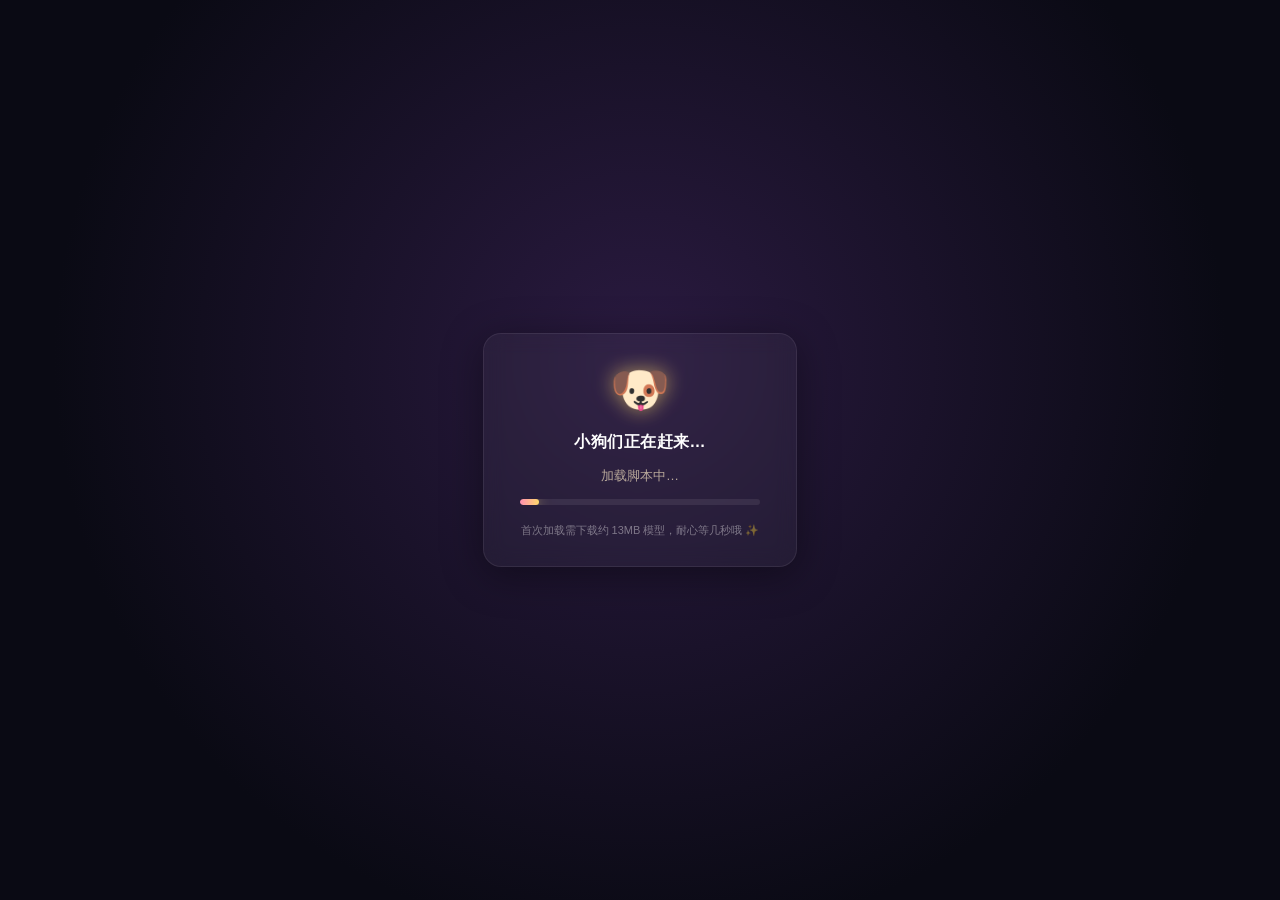
<file: catch.html>
<!DOCTYPE html>
<html lang="zh-CN">
<head>
  <meta charset="UTF-8" />
  <meta name="viewport" content="width=device-width, initial-scale=1.0" />
  <title>🐶 我会稳稳地接住你 · Catch You</title>
  <link rel="stylesheet" href="styles/catch.css" />
</head>
<body>
  <div id="stage">
    <div id="wrap">
      <video id="video" autoplay playsinline muted></video>
      <canvas id="mainCanvas"></canvas>
      <canvas id="fxCanvas"></canvas>
      <!-- 白狗：贴在中线上，y 跟食指 -->
      <img id="whitePuppy" src="gif/white/high.gif" alt="白色小狗" />
      <!-- 充电条：悬浮在白狗下方 -->
      <div id="chargeBar"><div class="fill" id="chargeFill"></div></div>
    </div>
  </div>

  <div class="hud">
    <div class="badge" id="statusBadge"><span class="dot"></span><span id="statusText">摄像头初始化中…</span></div>
    <div class="badge" id="handsBadge"><span class="dot"></span><span id="handsText">检测到 0 只手</span></div>
  </div>

  <div id="panel">
    <button id="panelToggle" type="button" aria-expanded="true" aria-controls="panelContent">🐶 玩法说明</button>
    <div id="panelContent">
      <ul>
        <li>伸出 <b>食指 ☝️</b>，白狗会跟着你上下移动</li>
        <li>左手食指 <b style="color:#5badff">蓝色轨道</b>💙 / 右手食指 <b style="color:#ff7a8a">红色轨道</b>💗</li>
        <li>按 <b>空格</b> 或点 <b>⏸</b> 可暂停 / 继续</li>
      </ul>
      <div class="track-picker">
        <div class="track-title">🎵 背景音乐</div>
        <div class="track-options" id="trackOptions">
          <button type="button" class="track-btn active" data-track="boybee">boybee</button>
          <button type="button" class="track-btn" data-track="happyfly">happyfly</button>
        </div>
      </div>
      <div class="small">提示：上下慢慢挪，跟着鼓点节奏走～ 🎵</div>
    </div>
  </div>

  <div id="scoreboard">
    <div class="score-row">分数<span class="num" id="scoreNum">0</span></div>
    <div class="score-row">连击<span class="combo-num" id="comboNum">0</span></div>
  </div>

  <!-- 暂停按钮（右下角） -->
  <button id="pauseBtn" type="button" hidden title="暂停 / 继续">⏸</button>

  <!-- 暂停遮罩 -->
  <div id="pauseOverlay" hidden>
    <div class="pause-card">
      <div class="pause-emoji">🐶💤</div>
      <div class="pause-title">小狗们先歇会儿～</div>
      <div class="pause-hint">准备好了就继续接住它们吧</div>
      <button id="resumeBtn" type="button">▶ 继续游戏</button>
    </div>
  </div>

  <div id="judgement">
    <div class="judge-text" id="judgeText"></div>
    <div id="judgeLast">等待第一拍…</div>
  </div>

  <!-- 接住成功的全局炸裂提示：温馨文字 + 放大双狗动画 -->
  <div id="catchHero">
    <div class="hero-text"></div>
    <img class="hero-img" alt="" />
  </div>

  <div id="moodTag"></div>

  <!-- 背景音乐：本地 m4a，由 catch-mode.js 同步进行鼓点离线分析 -->
  <audio id="bgm" src="music/boybee.mp3" preload="auto" crossorigin="anonymous"></audio>

  <div id="loading">
    <div class="loader-card">
      <div class="magic-emoji">🐶</div>
      <div class="loader-title">小狗们正在赶来…</div>
      <div class="loader-step" id="loaderStep">连接 AI 模型中…</div>
      <div class="progress-track"><div class="progress-bar" id="loaderBar"></div></div>
      <div class="loader-tip">首次加载需下载约 13MB 模型，耐心等几秒哦 ✨</div>
    </div>
  </div>

  <div id="startOverlay" class="hide" hidden>
    <button id="startBtn" type="button">🎵 开始游戏</button>
  </div>

  <div id="endOverlay" hidden>
    <div class="end-card">
      <div class="end-emoji">🎉</div>
      <div class="end-title">这一曲，落幕啦～</div>
      <div class="end-stats">
        <div>本局得分 <b id="endScore">0</b></div>
        <div>最高连击 <b id="endMaxCombo">0</b></div>
      </div>
      <div class="end-hint">挑一首歌再来一局吧 🎵</div>
      <button id="endRestartBtn" type="button">🔁 再来一次</button>
    </div>
  </div>

  <script src="https://registry.npmmirror.com/@mediapipe/camera_utils/latest/files/camera_utils.js" crossorigin="anonymous"></script>
  <script src="https://registry.npmmirror.com/@mediapipe/hands/latest/files/hands.js" crossorigin="anonymous"></script>
  <script src="modules/precomputed-beats.js"></script>
  <script src="modules/catch-mode.js"></script>

  <script>
    'use strict';

    // ===== DOM =====
    const video = document.getElementById('video');
    const mainCanvas = document.getElementById('mainCanvas');
    const fxCanvas = document.getElementById('fxCanvas');
    const whitePuppyEl = document.getElementById('whitePuppy');
    const chargeBarEl = document.getElementById('chargeBar');
    const chargeFillEl = document.getElementById('chargeFill');
    const judgeTextEl = document.getElementById('judgeText');
    const judgeLastEl = document.getElementById('judgeLast');
    const scoreNumEl = document.getElementById('scoreNum');
    const comboNumEl = document.getElementById('comboNum');
    const moodTagEl = document.getElementById('moodTag');
    const wrapEl = document.getElementById('wrap');
    const audioEl = document.getElementById('bgm');

    const mctx = mainCanvas.getContext('2d');
    const fctx = fxCanvas.getContext('2d');
    const statusText = document.getElementById('statusText');
    const statusBadge = document.getElementById('statusBadge');
    const handsText = document.getElementById('handsText');
    const loading = document.getElementById('loading');
    const loaderStep = document.getElementById('loaderStep');
    const loaderBar = document.getElementById('loaderBar');

    const panel = document.getElementById('panel');
    const panelToggle = document.getElementById('panelToggle');
    panelToggle.addEventListener('click', () => {
      const collapsed = panel.classList.toggle('collapsed');
      panelToggle.setAttribute('aria-expanded', String(!collapsed));
    });

    const startOverlay = document.getElementById('startOverlay');
    const startBtn = document.getElementById('startBtn');
    const pauseBtn = document.getElementById('pauseBtn');
    const pauseOverlay = document.getElementById('pauseOverlay');
    const resumeBtn = document.getElementById('resumeBtn');

    function setLoader(percent, text) {
      if (loaderBar) loaderBar.style.width = Math.max(0, Math.min(100, percent)) + '%';
      if (text && loaderStep) loaderStep.textContent = text;
    }
    setLoader(8, '加载脚本中…');

    // ===== state =====
    // LANE_Y_RATIOS: 5 条横向轨道的 y 中心，归一化到 [0,1]
    const LANE_COUNT = 5;
    const LANE_Y_RATIOS = [0.2, 0.35, 0.5, 0.65, 0.8];

    const state = {
      width: 1280,
      height: 720,
      hands: [],
      fingerTip: null,            // 兼容老代码：第一根伸出的手指 tip
      fingerTips: [],             // 所有伸出的手指 tip（已镜像到屏幕坐标）
      activeLanes: new Set(),     // 当前激活的 lane 索引（0~4）
      laneFingerY: {},            // 每条 lane 内对应的真实手指 y 比例（白狗跟随用）
      laneCount: LANE_COUNT,
      laneYRatios: LANE_Y_RATIOS,
      lastSeenTime: 0,
    };

    function resize() {
      mainCanvas.width = state.width;
      mainCanvas.height = state.height;
      fxCanvas.width = state.width;
      fxCanvas.height = state.height;
    }

    function flipX(x) { return 1 - x; }
    function lmToPx(lm) { return { x: flipX(lm.x) * state.width, y: lm.y * state.height }; }
    const dist = (a, b) => Math.hypot(a.x - b.x, a.y - b.y);

    // 食指可跟踪（参考 puppy.html 宽容判定）
    function isPointing(lm) {
      const wrist = lm[0];
      const tip = lm[8];
      const pip = lm[6];
      const mcp = lm[5];
      const indexReach = dist(tip, wrist);
      const pipReach = dist(pip, wrist);
      const tipFromMcp = dist(tip, mcp);
      const pipFromMcp = dist(pip, mcp);
      return indexReach > pipReach * 0.92 || tipFromMcp > pipFromMcp * 1.05;
    }

    // ===== MediaPipe =====
    const hands = new Hands({
      locateFile: (file) => `https://registry.npmmirror.com/@mediapipe/hands/latest/files/${file}`,
    });
    hands.setOptions({
      maxNumHands: 2,
      modelComplexity: 1,
      minDetectionConfidence: 0.4,
      minTrackingConfidence: 0.25,
    });

    function onResults(results) {
      if (!results.image) return;
      if (results.image.width && results.image.width !== state.width) {
        state.width = results.image.width;
        state.height = results.image.height;
        resize();
      }

      const allHands = results.multiHandLandmarks || [];
      const freshTips = [];
      // 简化：只识别食指（landmark 8），最多两只手
      // 之前支持 4 根手指（食/中/无名/小指）太难，常常误激活别的 lane

      const MAX_HANDS = 2;
      const handsToUse = allHands.slice(0, MAX_HANDS);
      for (const lm of handsToUse) {
        if (!lm || !lm[0]) continue;
        const wrist = lm[0];
        const indexTip = lm[8];
        const indexPip = lm[6];
        const indexMcp = lm[5];
        if (!indexTip || !indexPip || !indexMcp) continue;
        // 食指伸出判定（参考 puppy.html 的宽容版本）
        // 之前只用 tip-to-wrist > pip-to-wrist * 1.05，对左手在画面底部、
        // 食指水平指、手掌略侧的姿势非常苛刻 → tipDist 几乎 == pipDist 时持续判负，
        // 表现为"左手在下方时卡住"。
        // 改为双条件 OR：手腕参考更宽松 (0.92)，并加上 MCP 锚点的伸直判定。
        const indexReach = dist(indexTip, wrist);
        const pipReach = dist(indexPip, wrist);
        const tipFromMcp = dist(indexTip, indexMcp);
        const pipFromMcp = dist(indexPip, indexMcp);
        const isPointing = indexReach > pipReach * 0.92 || tipFromMcp > pipFromMcp * 1.05;
        if (isPointing) freshTips.push(lmToPx(indexTip));
      }

      // —— 按画面左/右半屏分别给每只手做 300ms 残影缓存 ——
      // 修复：MediaPipe 偶尔会漏一帧某只手（尤其左手在边缘），导致 lane 高亮闪烁。
      // 每帧把新识别到的食指按所在半屏写入对应 slot；缺失时若距上次出现 < 300ms，
      // 复用上一次的位置，让左/右手丢一两帧也不会"消失"。
      const HAND_GHOST_MS = 300;
      const nowMs = performance.now();
      if (!state.handCache) state.handCache = { left: null, right: null };
      const halfWForCache = state.width / 2;
      const freshBySide = { left: null, right: null };
      for (const tip of freshTips) {
        const side = tip.x < halfWForCache ? 'left' : 'right';
        // 同一半屏出现两根手指（少见），取后出现的那根，避免和缓存抢位置
        freshBySide[side] = tip;
      }
      const tips = [];
      for (const side of ['left', 'right']) {
        if (freshBySide[side]) {
          state.handCache[side] = { tip: freshBySide[side], lastSeen: nowMs };
          tips.push(freshBySide[side]);
        } else if (state.handCache[side] && nowMs - state.handCache[side].lastSeen < HAND_GHOST_MS) {
          // 缓存里有，且没超期：用上一帧位置补一根
          tips.push(state.handCache[side].tip);
        } else {
          state.handCache[side] = null;
        }
      }

      // 计算激活的 lane：每根手指都吸附到最近 lane（无容差，只要在画面里就算）
      // laneFingerY: 记录每条 lane 内最贴近 lane 中心的手指 y 比例（用于白狗跟随手指）
      // laneSide: 记录每条 lane 是被左屏（蓝）还是右屏（粉）的手指激活，用于配色
      const activeLanes = new Set();
      const laneFingerY = {}; // { laneIdx: yRatio }
      const laneBestDist = {}; // { laneIdx: bestDist }
      const laneSide = {}; // { laneIdx: 'left' | 'right' }
      const halfW = state.width / 2;
      for (const tip of tips) {
        const yRatio = tip.y / state.height;
        const side = tip.x < halfW ? 'left' : 'right';
        let bestIdx = 0, bestDist = Infinity;
        for (let i = 0; i < LANE_COUNT; i++) {
          const d = Math.abs(LANE_Y_RATIOS[i] - yRatio);
          if (d < bestDist) { bestDist = d; bestIdx = i; }
        }
        activeLanes.add(bestIdx);
        // 同 lane 多根手指时，取离 lane 中心最近那根（更稳定）
        if (laneBestDist[bestIdx] === undefined || bestDist < laneBestDist[bestIdx]) {
          laneBestDist[bestIdx] = bestDist;
          laneFingerY[bestIdx] = yRatio;
          laneSide[bestIdx] = side;
        }
      }

      if (tips.length > 0) {
        state.fingerTips = tips;
        state.fingerTip = tips[0]; // 兼容老代码
        state.activeLanes = activeLanes;
        state.laneFingerY = laneFingerY;
        state.laneSide = laneSide;
        state.lastSeenTime = performance.now();
      } else if (performance.now() - state.lastSeenTime > 800) {
        state.fingerTips = [];
        state.fingerTip = null;
        state.activeLanes = new Set();
        state.laneFingerY = {};
      }
      handsText.textContent = `${allHands.length} 只手 · ${tips.length} 根手指`;

      // 绘制摄像头背景（镜像 + 左右分色：左蓝右粉，轻度灰度让色彩跳出来）
      const w = state.width, h = state.height;
      const half = w / 2;
      mctx.save();
      mctx.translate(w, 0);
      mctx.scale(-1, 1);
      // 50% 灰度 + 80% 亮度，保留人脸细节又不抢戏
      mctx.filter = 'grayscale(0.5) brightness(0.85)';
      mctx.drawImage(results.image, 0, 0, w, h);
      mctx.filter = 'none';
      mctx.restore();

      // 在灰度图上叠加左右色调（蓝 / 粉），用 multiply 让色彩"染"进灰度
      mctx.save();
      mctx.globalCompositeOperation = 'multiply';
      // 左半：清澈天蓝（中心向边缘渐变，避免中线突变）
      const leftGrad = mctx.createLinearGradient(0, 0, half, 0);
      leftGrad.addColorStop(0, 'rgba(170, 210, 255, 1)');
      leftGrad.addColorStop(1, 'rgba(220, 230, 245, 1)');
      mctx.fillStyle = leftGrad;
      mctx.fillRect(0, 0, half, h);
      // 右半：暖粉珊瑚
      const rightGrad = mctx.createLinearGradient(half, 0, w, 0);
      rightGrad.addColorStop(0, 'rgba(225, 220, 235, 1)');
      rightGrad.addColorStop(1, 'rgba(255, 195, 210, 1)');
      mctx.fillStyle = rightGrad;
      mctx.fillRect(half, 0, half, h);
      mctx.restore();

      // 绘制 5 条横向轨道
      drawLanes();
      // 绘制中线
      drawCenterLine();
      // 绘制每根手指的标记
      drawFingerMarks();
    }

    function drawLanes() {
      const w = state.width, h = state.height;
      const laneSide = state.laneSide || {};
      // 左/右配色：跟白狗光晕、半屏渐变保持一致
      const LEFT_RGB = '91, 173, 255';   // 清澈天蓝
      const RIGHT_RGB = '255, 122, 138'; // 暖粉珊瑚
      mctx.save();
      for (let i = 0; i < LANE_COUNT; i++) {
        const ly = LANE_Y_RATIOS[i] * h;
        const isActive = state.activeLanes.has(i);
        // 根据这条 lane 的手指来自哪一侧选色
        const side = laneSide[i];
        const rgb = side === 'left' ? LEFT_RGB : side === 'right' ? RIGHT_RGB : null;

        // ① 黄色运动中心线（常驻，黄狗就沿这条线滑过来 —— 虚线 + 强发光）
        mctx.strokeStyle = 'rgba(255, 216, 107, 0.55)';
        mctx.lineWidth = 2;
        mctx.setLineDash([14, 10]);
        mctx.shadowColor = 'rgba(255, 216, 107, 0.7)';
        mctx.shadowBlur = 10;
        mctx.beginPath();
        mctx.moveTo(0, ly);
        mctx.lineTo(w, ly);
        mctx.stroke();
        mctx.setLineDash([]);
        mctx.shadowBlur = 0;

        // ② 激活态再叠一层蓝/红色高亮（在黄色辅助线之上）
        if (isActive && rgb) {
          // 染色背景条带
          mctx.fillStyle = `rgba(${rgb}, 0.18)`;
          mctx.fillRect(0, ly - 32, w, 64);
          // 染色实线高亮
          mctx.strokeStyle = `rgba(${rgb}, 0.95)`;
          mctx.lineWidth = 3;
          mctx.shadowColor = `rgba(${rgb}, 1)`;
          mctx.shadowBlur = 16;
          mctx.beginPath();
          mctx.moveTo(0, ly);
          mctx.lineTo(w, ly);
          mctx.stroke();
          mctx.shadowBlur = 0;
        }
      }
      mctx.restore();
    }

    function drawCenterLine() {
      const w = state.width, h = state.height;
      const cx = w / 2;
      mctx.save();
      // 主线：渐变发光
      const grad = mctx.createLinearGradient(cx, 0, cx, h);
      grad.addColorStop(0, 'rgba(255, 216, 107, 0.0)');
      grad.addColorStop(0.2, 'rgba(255, 216, 107, 0.85)');
      grad.addColorStop(0.8, 'rgba(255, 143, 177, 0.85)');
      grad.addColorStop(1, 'rgba(255, 143, 177, 0.0)');
      mctx.strokeStyle = grad;
      mctx.lineWidth = 3;
      mctx.shadowColor = 'rgba(255, 216, 107, 0.7)';
      mctx.shadowBlur = 18;
      mctx.beginPath();
      mctx.moveTo(cx, 0);
      mctx.lineTo(cx, h);
      mctx.stroke();
      mctx.shadowBlur = 0;

      // 判定区淡淡的扇区
      mctx.fillStyle = 'rgba(255, 216, 107, 0.06)';
      mctx.fillRect(cx - 80, 0, 160, h);
      mctx.restore();
    }

    function drawFingerMarks() {
      if (!state.fingerTips || state.fingerTips.length === 0) return;
      const t = performance.now() / 1000;
      mctx.save();
      for (const tip of state.fingerTips) {
        const x = tip.x, y = tip.y;
        for (let i = 0; i < 3; i++) {
          const phase = (t * 1.4 + i * 0.33) % 1;
          const r = 12 + phase * 36;
          mctx.beginPath();
          mctx.arc(x, y, r, 0, Math.PI * 2);
          mctx.strokeStyle = `rgba(255, 216, 107, ${0.35 * (1 - phase)})`;
          mctx.lineWidth = 2;
          mctx.stroke();
        }
        mctx.fillStyle = '#fff';
        mctx.shadowColor = '#ffd86b';
        mctx.shadowBlur = 18;
        mctx.beginPath();
        mctx.arc(x, y, 6, 0, Math.PI * 2);
        mctx.fill();
        mctx.shadowBlur = 0;
      }
      mctx.restore();
    }

    hands.onResults(onResults);

    // ===== 启动 =====
    let catchGame = null;
    async function start() {
      try {
        setLoader(20, '请求摄像头权限…');
        statusText.textContent = '请求摄像头权限…';
        const stream = await navigator.mediaDevices.getUserMedia({
          video: { width: 1280, height: 720 }, audio: false,
        });
        video.srcObject = stream;
        await new Promise((resolve) => {
          if (video.readyState >= 2) resolve();
          else video.onloadedmetadata = () => resolve();
        });
        setLoader(45, '下载手部识别模型（约 13MB）…');
        if (typeof hands.initialize === 'function') {
          await hands.initialize();
        }
        setLoader(80, '模型就绪，启动相机循环…');

        let firstFrameDone = false;
        const onceReady = () => {
          if (firstFrameDone) return;
          firstFrameDone = true;
          setLoader(100, '准备完毕，🐶 开始接住它们！');
          setTimeout(() => {
            loading.classList.add('hide');
            // 显示开始按钮以触发音频
            startOverlay.hidden = false;
            startOverlay.classList.remove('hide');
          }, 300);
        };
        hands.onResults((res) => { onceReady(); onResults(res); });

        const camera = new Camera(video, {
          onFrame: async () => { await hands.send({ image: video }); },
          width: 1280, height: 720,
        });
        await camera.start();
        statusText.textContent = '运行中';
        statusBadge.classList.add('ok');
        setTimeout(onceReady, 3000);
      } catch (e) {
        setLoader(100, '出错啦：' + (e?.message || e));
        if (loaderBar) loaderBar.style.background = 'linear-gradient(90deg, #ff4d6d, #ff8c42)';
        statusText.textContent = '摄像头启动失败：' + (e?.message || e);
        loaderStep.textContent = '⚠️ 请在系统设置中允许摄像头访问后刷新';
        console.error(e);
      }
    }

    startBtn.addEventListener('click', () => {
      startOverlay.classList.add('hide');
      setTimeout(() => { startOverlay.hidden = true; }, 400);
      catchGame = window.CatchMode.init({
        wrapEl, whitePuppyEl, chargeBarEl, chargeFillEl,
        judgeTextEl, judgeLastEl, scoreNumEl, comboNumEl, moodTagEl,
        audioEl, fxCanvas, mainCanvas,
        stateRef: state,
      });
      catchGame.start();
      // 游戏开始后再显示暂停按钮
      pauseBtn.hidden = false;
    });

    // ===== 暂停 / 继续 =====
    function doPause() {
      if (!catchGame || catchGame.isPaused?.()) return;
      catchGame.pause?.();
      pauseOverlay.hidden = false;
      requestAnimationFrame(() => pauseOverlay.classList.add('show'));
      pauseBtn.textContent = '▶';
    }
    function doResume() {
      if (!catchGame || !catchGame.isPaused?.()) return;
      catchGame.resume?.();
      pauseOverlay.classList.remove('show');
      setTimeout(() => { pauseOverlay.hidden = true; }, 250);
      pauseBtn.textContent = '⏸';
    }
    pauseBtn.addEventListener('click', () => {
      if (catchGame?.isPaused?.()) doResume(); else doPause();
    });
    resumeBtn.addEventListener('click', doResume);
    // 空格键也能暂停/继续，方便键盘党～
    window.addEventListener('keydown', (ev) => {
      if (ev.code !== 'Space' || ev.target.tagName === 'BUTTON' || ev.target.tagName === 'INPUT') return;
      if (!catchGame) return;
      ev.preventDefault();
      if (catchGame.isPaused?.()) doResume(); else doPause();
    });

    // ===== 音乐结束提示 =====
    const endOverlay = document.getElementById('endOverlay');
    const endScoreEl = document.getElementById('endScore');
    const endMaxComboEl = document.getElementById('endMaxCombo');
    const endRestartBtn = document.getElementById('endRestartBtn');

    audioEl.loop = false; // 不再循环，让 ended 事件能触发
    audioEl.addEventListener('ended', () => {
      if (!catchGame) return;
      endScoreEl.textContent = String(catchGame.game?.score ?? 0);
      endMaxComboEl.textContent = String(catchGame.game?.maxCombo ?? 0);
      endOverlay.hidden = false;
      requestAnimationFrame(() => endOverlay.classList.add('show'));
    });

    endRestartBtn.addEventListener('click', () => {
      endOverlay.classList.remove('show');
      setTimeout(() => { endOverlay.hidden = true; }, 350);
      // 拿当前选中的轨道再开一局
      const activeBtn = document.querySelector('.track-btn.active');
      const trackId = activeBtn?.dataset.track || 'boybee';
      audioEl.currentTime = 0;
      if (catchGame?.switchTrack) catchGame.switchTrack(trackId);
      audioEl.play().catch(() => {});
    });

    // ===== 切歌：右上角面板按钮 =====
    document.getElementById('trackOptions').addEventListener('click', (ev) => {
      const btn = ev.target.closest('.track-btn');
      if (!btn) return;
      const trackId = btn.dataset.track;
      const map = window.PRECOMPUTED_BEATMAPS || {};
      const trackInfo = map[trackId];
      if (!trackInfo) return;

      // UI 高亮（只在歌曲选择器内切换 active）
      document.querySelectorAll('#trackOptions .track-btn').forEach((b) => b.classList.toggle('active', b === btn));

      // 切音频源
      const wasPlaying = !audioEl.paused;
      audioEl.pause();
      audioEl.src = trackInfo.file;
      audioEl.currentTime = 0;
      audioEl.load();

      // 通知 catch-mode 切谱面（如果游戏已经在跑）
      if (catchGame && typeof catchGame.switchTrack === 'function') {
        catchGame.switchTrack(trackId);
      }

      if (wasPlaying || catchGame) {
        const tryPlay = audioEl.play();
        if (tryPlay && typeof tryPlay.catch === 'function') {
          tryPlay.catch((e) => console.warn('切歌后播放失败：', e));
        }
      }
    });

    resize();
    start();

    // ===== GIF 尺寸调试面板 =====
    // 设计思路：所有可调 GIF 集中在一处，通过 CSS 自定义变量驱动 width/translateY
    // ====== GIF 尺寸调试面板已移除（数值已写死在 catch-mode.js 的 GIF_SIZE_OVERRIDES）======
  </script>
</body>
</html>
</file>
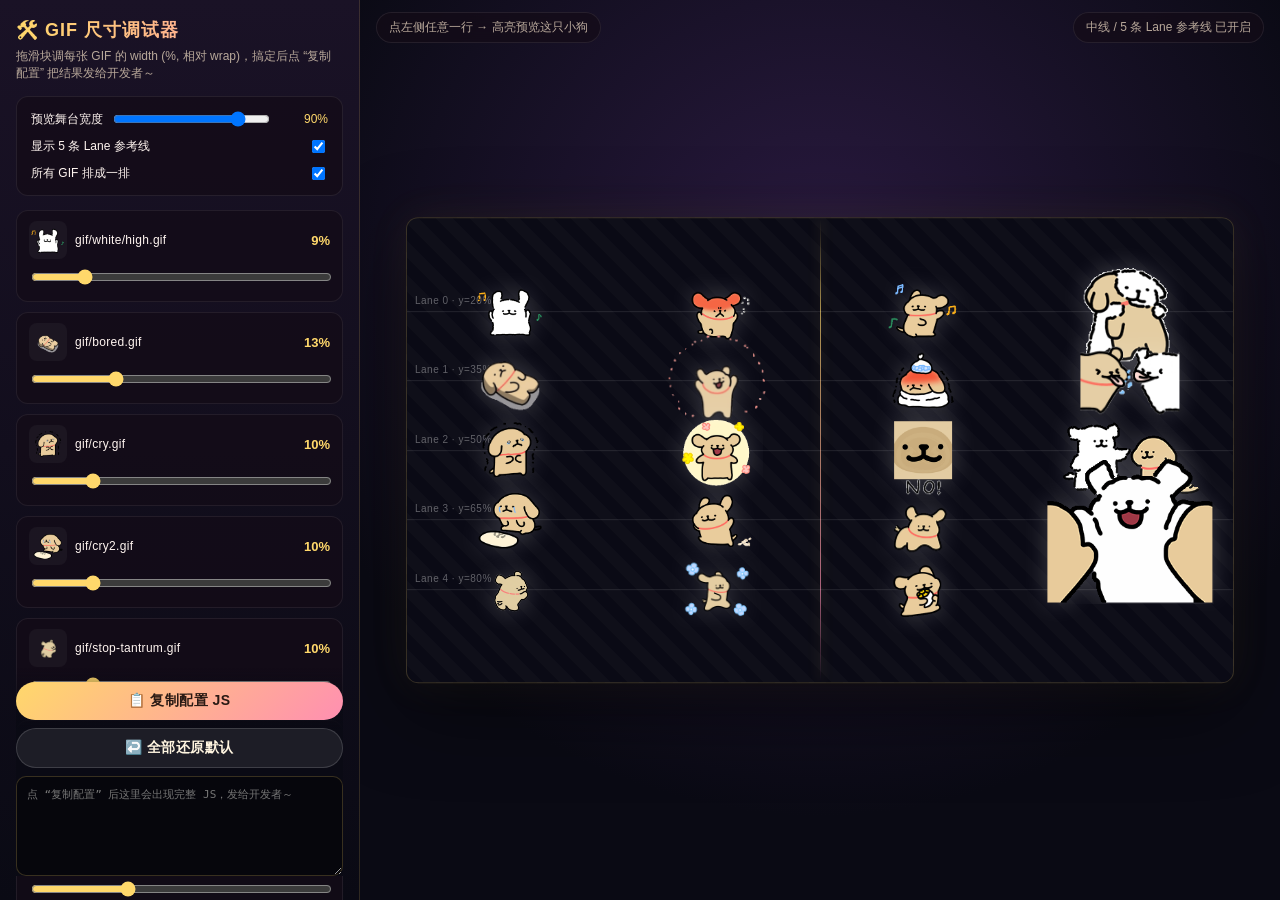
<file: gif-debug.html>
<!DOCTYPE html>
<html lang="zh-CN">
<head>
  <meta charset="UTF-8" />
  <meta name="viewport" content="width=device-width, initial-scale=1.0" />
  <title>🛠️ GIF 尺寸调试器</title>
  <style>
    :root {
      --bg: #0a0a14;
      --panel: rgba(20, 12, 24, 0.78);
      --accent: #ffd86b;
      --accent2: #ff8fb1;
      --muted: #b8a89a;
      --line: rgba(255, 216, 107, 0.5);
    }
    * { box-sizing: border-box; }
    html, body {
      margin: 0; padding: 0;
      background: var(--bg); color: #fff5f0;
      font-family: -apple-system, BlinkMacSystemFont, "PingFang SC", sans-serif;
      height: 100%;
      overflow: hidden;
    }
    .layout {
      display: grid;
      grid-template-columns: 360px 1fr;
      height: 100vh;
    }

    /* ===== 左侧控制面板 ===== */
    .controls {
      background: linear-gradient(180deg, #1a1226, #0a0a14);
      border-right: 1px solid rgba(255, 216, 107, 0.15);
      overflow-y: auto;
      padding: 18px 16px 24px 16px;
    }
    .controls h1 {
      font-size: 18px;
      letter-spacing: 1px;
      margin: 0 0 6px 0;
      background: linear-gradient(90deg, var(--accent), var(--accent2));
      -webkit-background-clip: text; background-clip: text;
      color: transparent;
    }
    .controls .sub {
      font-size: 12px; color: var(--muted); margin-bottom: 14px;
    }
    .stage-config {
      background: var(--panel);
      border: 1px solid rgba(255,255,255,0.08);
      border-radius: 12px;
      padding: 12px 14px;
      margin-bottom: 14px;
      font-size: 12px;
    }
    .stage-config label {
      display: flex; align-items: center; justify-content: space-between;
      gap: 8px; margin-bottom: 8px;
    }
    .stage-config label:last-child { margin-bottom: 0; }
    .stage-config input[type="range"] { flex: 1; }
    .stage-config .v { color: var(--accent); min-width: 48px; text-align: right; }

    .row {
      background: var(--panel);
      border: 1px solid rgba(255,255,255,0.07);
      border-radius: 12px;
      padding: 10px 12px 12px 12px;
      margin-bottom: 10px;
      transition: border-color 0.2s;
    }
    .row.active {
      border-color: rgba(255, 216, 107, 0.55);
      box-shadow: 0 0 0 1px rgba(255, 216, 107, 0.2), 0 6px 20px rgba(0,0,0,0.4);
    }
    .row .head {
      display: flex; align-items: center; gap: 8px;
      margin-bottom: 8px;
      cursor: pointer;
    }
    .row .thumb {
      width: 38px; height: 38px;
      object-fit: contain;
      background: rgba(255,255,255,0.04);
      border-radius: 8px;
      flex-shrink: 0;
    }
    .row .key {
      font-size: 12px;
      letter-spacing: 0.3px;
      word-break: break-all;
      flex: 1;
    }
    .row .v {
      color: var(--accent);
      font-weight: 700;
      font-size: 13px;
      min-width: 52px; text-align: right;
    }
    .row input[type="range"] {
      width: 100%;
      accent-color: var(--accent);
    }

    .actions {
      position: sticky;
      bottom: 0;
      background: linear-gradient(180deg, transparent, #0a0a14 30%);
      padding-top: 14px;
      margin-top: 8px;
      display: flex; flex-direction: column; gap: 8px;
    }
    .actions button {
      background: linear-gradient(135deg, var(--accent), var(--accent2));
      border: none;
      color: #2a1a14;
      font-size: 14px;
      font-weight: 700;
      letter-spacing: 0.5px;
      padding: 10px 14px;
      border-radius: 999px;
      cursor: pointer;
      font-family: inherit;
    }
    .actions button.secondary {
      background: rgba(255,255,255,0.08);
      color: #fff5e0;
      border: 1px solid rgba(255,255,255,0.15);
    }
    .actions textarea {
      width: 100%;
      min-height: 100px;
      max-height: 220px;
      background: #06060c;
      color: #ffd86b;
      border: 1px solid rgba(255, 216, 107, 0.2);
      border-radius: 10px;
      padding: 10px;
      font-size: 11px;
      font-family: ui-monospace, "SF Mono", Menlo, Consolas, monospace;
      resize: vertical;
    }

    /* ===== 右侧预览区 ===== */
    .preview {
      position: relative;
      background:
        radial-gradient(circle at 50% 30%, #2a1a40 0%, #0a0a14 70%);
      overflow: hidden;
    }
    .preview-header {
      position: absolute; top: 12px; left: 16px; right: 16px;
      display: flex; justify-content: space-between; align-items: center;
      z-index: 5; pointer-events: none;
      font-size: 12px; color: var(--muted);
    }
    .preview-header .badge {
      background: rgba(20,12,24,0.7);
      backdrop-filter: blur(10px);
      border: 1px solid rgba(255,255,255,0.08);
      padding: 6px 12px; border-radius: 999px;
      pointer-events: auto;
    }
    #wrap {
      position: absolute;
      left: 50%; top: 50%;
      transform: translate(-50%, -50%);
      width: 90%; max-width: 1280px;
      aspect-ratio: 16 / 9;
      background:
        repeating-linear-gradient(
          45deg,
          rgba(255,255,255,0.02) 0 12px,
          rgba(255,255,255,0.04) 12px 24px
        ),
        #050510;
      border: 1px solid rgba(255, 216, 107, 0.18);
      border-radius: 12px;
      overflow: hidden;
      box-shadow: 0 24px 80px rgba(0,0,0,0.5), 0 0 40px rgba(255,216,107,0.08);
    }
    /* 中线 */
    #wrap::before {
      content: '';
      position: absolute;
      left: 50%; top: 0; bottom: 0;
      width: 1px;
      background: linear-gradient(180deg,
        transparent 0%,
        rgba(255, 216, 107, 0.65) 20%,
        rgba(255, 143, 177, 0.65) 80%,
        transparent 100%);
      box-shadow: 0 0 12px rgba(255,216,107,0.4);
    }
    /* 5 条 lane 标记 */
    .lane-line {
      position: absolute;
      left: 0; right: 0;
      height: 1px;
      background: rgba(255,255,255,0.1);
      pointer-events: none;
    }
    .lane-line .label {
      position: absolute;
      left: 8px; top: -16px;
      font-size: 10px;
      color: rgba(255,255,255,0.35);
      letter-spacing: 0.5px;
    }

    .preview-img {
      position: absolute;
      left: 50%;
      transform: translate(-50%, -50%);
      pointer-events: none;
      filter: drop-shadow(0 0 12px rgba(255, 255, 255, 0.2));
      transition: outline 0.18s ease, filter 0.18s ease;
    }
    .preview-img.active {
      outline: 2px dashed rgba(255, 216, 107, 0.7);
      outline-offset: 4px;
      filter: drop-shadow(0 0 18px rgba(255, 216, 107, 0.7));
      z-index: 10;
    }

    /* 滚动条 */
    .controls::-webkit-scrollbar { width: 6px; }
    .controls::-webkit-scrollbar-thumb {
      background: rgba(255, 216, 107, 0.25);
      border-radius: 3px;
    }
  </style>
</head>
<body>
<div class="layout">
  <!-- ===== 左侧控制面板 ===== -->
  <div class="controls">
    <h1>🛠️ GIF 尺寸调试器</h1>
    <div class="sub">拖滑块调每张 GIF 的 width (%, 相对 wrap)，搞定后点 “复制配置” 把结果发给开发者～</div>

    <div class="stage-config">
      <label>
        <span>预览舞台宽度</span>
        <input type="range" id="stageWidth" min="40" max="100" step="1" value="90" />
        <span class="v" id="stageWidthV">90%</span>
      </label>
      <label>
        <span>显示 5 条 Lane 参考线</span>
        <input type="checkbox" id="showLanes" checked />
      </label>
      <label>
        <span>所有 GIF 排成一排</span>
        <input type="checkbox" id="layoutGrid" checked />
      </label>
    </div>

    <div id="rowList"></div>

    <div class="actions">
      <button id="btnCopy">📋 复制配置 JS</button>
      <button id="btnReset" class="secondary">↩️ 全部还原默认</button>
      <textarea id="output" readonly placeholder="点 “复制配置” 后这里会出现完整 JS，发给开发者～"></textarea>
    </div>
  </div>

  <!-- ===== 右侧预览区 ===== -->
  <div class="preview">
    <div class="preview-header">
      <div class="badge">点左侧任意一行 → 高亮预览这只小狗</div>
      <div class="badge">中线 / 5 条 Lane 参考线 已开启</div>
    </div>
    <div id="wrap"></div>
  </div>
</div>

<script>
  'use strict';

  // ===== 默认尺寸配置（与 catch-mode.js 中 GIF_SIZE_OVERRIDES 同步） =====
  const DEFAULT_SIZES = {
    'gif/white/high.gif': 9,
    'gif/bored.gif': 13,
    'gif/cry.gif': 10,
    'gif/cry2.gif': 10,
    'gif/stop-tantrum.gif': 10,
    'gif/angry.gif': 10,
    'gif/happy.gif': 14.5,
    'gif/super-happy.gif': 10,
    'gif/happy-run.gif': 10,
    'gif/happy-walk.gif': 10,
    'gif/happy-humming.gif': 10,
    'gif/fever.gif': 10,
    'gif/close-up.gif': 7,
    'gif/wait-ball.gif': 14.5,
    'gif/gift-flower.gif': 10.5,
    'gif/two/hug.gif': 24,
    'gif/two/naughty.gif': 12,
    'gif/two/play2.gif': 20,
    'gif/two/play.gif': 20,
  };

  // 默认 lane 比例（与 catch-mode 一致）
  const LANE_Y_RATIOS = [0.2, 0.35, 0.5, 0.65, 0.8];

  // ===== state =====
  const state = {
    sizes: { ...DEFAULT_SIZES },
    activeKey: null,
  };

  const wrapEl = document.getElementById('wrap');
  const rowList = document.getElementById('rowList');
  const stageWidthEl = document.getElementById('stageWidth');
  const stageWidthV = document.getElementById('stageWidthV');
  const showLanesEl = document.getElementById('showLanes');
  const layoutGridEl = document.getElementById('layoutGrid');
  const btnCopy = document.getElementById('btnCopy');
  const btnReset = document.getElementById('btnReset');
  const outputEl = document.getElementById('output');

  // ===== 渲染 lane 参考线 =====
  function renderLanes() {
    wrapEl.querySelectorAll('.lane-line').forEach((n) => n.remove());
    if (!showLanesEl.checked) return;
    LANE_Y_RATIOS.forEach((r, i) => {
      const line = document.createElement('div');
      line.className = 'lane-line';
      line.style.top = `${r * 100}%`;
      const label = document.createElement('span');
      label.className = 'label';
      label.textContent = `Lane ${i} · y=${(r * 100).toFixed(0)}%`;
      line.appendChild(label);
      wrapEl.appendChild(line);
    });
  }

  // ===== 渲染所有预览 GIF =====
  const previewMap = new Map(); // key -> img element
  function renderPreviewImages() {
    // 清空已有
    for (const img of previewMap.values()) img.remove();
    previewMap.clear();

    const keys = Object.keys(state.sizes);
    const grid = layoutGridEl.checked;

    keys.forEach((key, idx) => {
      const img = document.createElement('img');
      img.className = 'preview-img';
      img.src = key;
      img.alt = key;
      img.dataset.key = key;
      if (grid) {
        // 分散摆在 5 条 lane 上 + 横向均匀分布
        const lane = idx % 5;
        const col = Math.floor(idx / 5);
        const totalCols = Math.ceil(keys.length / 5);
        const x = ((col + 0.5) / totalCols) * 100;
        const y = LANE_Y_RATIOS[lane] * 100;
        img.style.left = `${x}%`;
        img.style.top = `${y}%`;
      } else {
        // 全部叠在中线
        img.style.left = '50%';
        img.style.top = '50%';
      }
      img.style.width = `${state.sizes[key]}%`;
      wrapEl.appendChild(img);
      previewMap.set(key, img);
    });
  }

  function updatePreviewSize(key) {
    const img = previewMap.get(key);
    if (img) img.style.width = `${state.sizes[key]}%`;
  }

  function setActive(key) {
    state.activeKey = key;
    // row 高亮
    rowList.querySelectorAll('.row').forEach((r) => {
      r.classList.toggle('active', r.dataset.key === key);
    });
    // img 高亮
    for (const [k, img] of previewMap.entries()) {
      img.classList.toggle('active', k === key);
    }
  }

  // ===== 渲染左侧控制行 =====
  function renderRows() {
    rowList.innerHTML = '';
    Object.keys(state.sizes).forEach((key) => {
      const row = document.createElement('div');
      row.className = 'row';
      row.dataset.key = key;

      const head = document.createElement('div');
      head.className = 'head';
      const thumb = document.createElement('img');
      thumb.className = 'thumb';
      thumb.src = key;
      thumb.alt = '';
      const keyEl = document.createElement('div');
      keyEl.className = 'key';
      keyEl.textContent = key;
      const v = document.createElement('div');
      v.className = 'v';
      v.textContent = `${state.sizes[key]}%`;

      head.appendChild(thumb);
      head.appendChild(keyEl);
      head.appendChild(v);

      const slider = document.createElement('input');
      slider.type = 'range';
      slider.min = '3';
      slider.max = '40';
      slider.step = '0.5';
      slider.value = String(state.sizes[key]);

      slider.addEventListener('input', () => {
        const val = parseFloat(slider.value);
        state.sizes[key] = val;
        v.textContent = `${val}%`;
        updatePreviewSize(key);
      });
      head.addEventListener('click', () => setActive(key));
      slider.addEventListener('focus', () => setActive(key));

      row.appendChild(head);
      row.appendChild(slider);
      rowList.appendChild(row);
    });
  }

  // ===== 舞台宽度调整 =====
  stageWidthEl.addEventListener('input', () => {
    const v = parseInt(stageWidthEl.value, 10);
    stageWidthV.textContent = `${v}%`;
    wrapEl.style.width = `${v}%`;
  });

  showLanesEl.addEventListener('change', renderLanes);
  layoutGridEl.addEventListener('change', renderPreviewImages);

  // ===== 复制配置 =====
  btnCopy.addEventListener('click', async () => {
    const lines = ['  const GIF_SIZE_OVERRIDES = {'];
    Object.keys(state.sizes).forEach((k) => {
      lines.push(`    '${k}': ${state.sizes[k]},`);
    });
    lines.push('  };');
    const text = lines.join('\n');
    outputEl.value = text;
    try {
      await navigator.clipboard.writeText(text);
      btnCopy.textContent = '✅ 已复制到剪贴板';
      setTimeout(() => { btnCopy.textContent = '📋 复制配置 JS'; }, 1500);
    } catch (_) {
      outputEl.select();
    }
  });

  // ===== 重置 =====
  btnReset.addEventListener('click', () => {
    state.sizes = { ...DEFAULT_SIZES };
    renderRows();
    renderPreviewImages();
    outputEl.value = '';
  });

  // ===== 初始化 =====
  renderRows();
  renderLanes();
  renderPreviewImages();
</script>
</body>
</html>
</file>
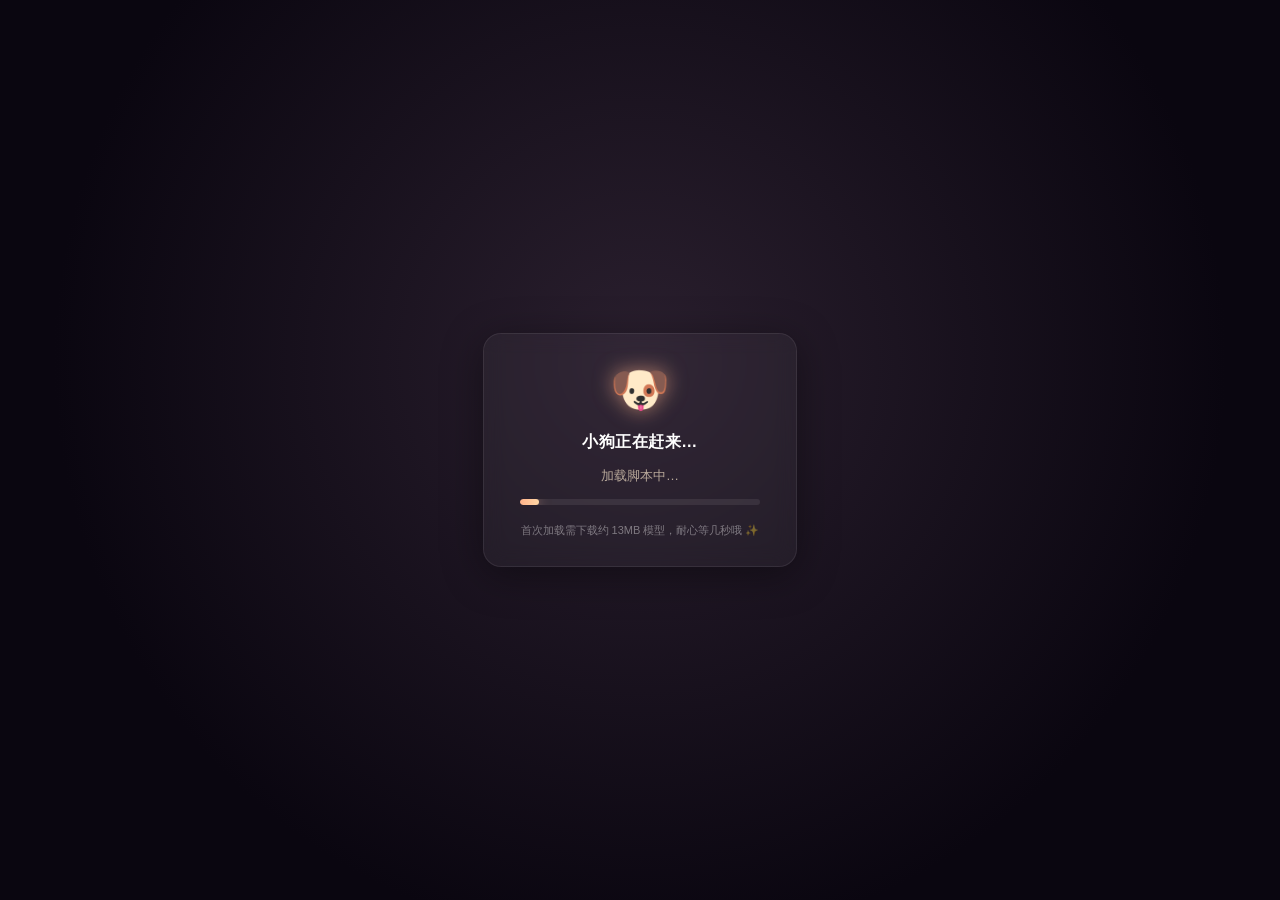
<file: puppy.html>
<!DOCTYPE html>
<html lang="zh-CN">
<head>
  <meta charset="UTF-8" />
  <meta name="viewport" content="width=device-width, initial-scale=1.0" />
  <title>🐶 Puppy Chase · 小狗追指尖</title>
  <link rel="stylesheet" href="styles/puppy.css" />
</head>
<body>
  <div id="stage">
    <div id="wrap">
      <video id="video" autoplay playsinline muted></video>
      <canvas id="mainCanvas"></canvas>
      <canvas id="fxCanvas"></canvas>
      <img id="puppySprite" src="gif/happy-humming.gif" alt="小狗" />
    </div>
  </div>

  <div class="hud">
    <div class="badge" id="statusBadge"><span class="dot"></span><span id="statusText">摄像头初始化中…</span></div>
    <div class="badge" id="moodBadge"><span class="dot"></span><span id="moodText">小狗在等你 🐶</span></div>
  </div>

  <div id="panel" class="collapsed">
    <button id="panelToggle" type="button" aria-expanded="false" aria-controls="panelContent">🐶 玩法说明</button>
    <div id="panelContent">
      <ul>
        <li>伸出 <b>食指 ☝️</b>，让小狗看到你</li>
        <li>移动指尖，小狗会 <b>追着跑</b></li>
        <li>停下来不动，小狗会 <b>嗅嗅闻闻</b></li>
        <li>指尖太靠近它，小狗会 <b>兴奋打转</b></li>
        <li>看不到手时，小狗会 <b>坐下等你</b></li>
      </ul>
      <div class="small">提示：保持距离 0.5–1.5m，光线充足效果最佳～</div>
    </div>
  </div>

  <!-- 玩球模式入口暂时对外隐藏：DOM 保留，避免影响 fetch-mode.js 的初始化逻辑；
       以后想恢复入口，把 hidden 属性去掉即可。 -->
  <div id="fetchPanel" class="collapsed" hidden>
    <button id="fetchPanelToggle" type="button" aria-expanded="false" aria-controls="fetchPanelContent">🎾 玩球设置</button>
    <div id="fetchPanelContent">
      <div class="fetch-mode-row">
        <span style="color:#ead7c8;">玩球模式</span>
        <button id="fetchModeBtn" class="fetch-toggle-btn" type="button">关闭</button>
      </div>

      <div class="fetch-slider-row">
        <label>🎾 球初速度倍率 <span class="val" id="fetchVal-ballSpeedMul">1.0</span></label>
        <input type="range" data-cfg="ballSpeedMul" min="0.5" max="2.0" step="0.05" />
      </div>
      <div class="fetch-slider-row">
        <label>🌍 重力强度 <span class="val" id="fetchVal-gravity">0.45</span></label>
        <input type="range" data-cfg="gravity" min="0.2" max="1.0" step="0.05" />
      </div>
      <div class="fetch-slider-row">
        <label>🏀 弹跳衰减 <span class="val" id="fetchVal-bounce">0.55</span></label>
        <input type="range" data-cfg="bounce" min="0" max="0.85" step="0.05" />
      </div>
      <div class="fetch-slider-row">
        <label>🐕 小狗追球最大速度 <span class="val" id="fetchVal-puppyMaxSpeed">28</span></label>
        <input type="range" data-cfg="puppyMaxSpeed" min="16" max="40" step="1" />
      </div>
      <div class="fetch-slider-row">
        <label>📐 安全区比例 <span class="val" id="fetchVal-safeZoneRatio">80%</span></label>
        <input type="range" data-cfg="safeZoneRatio" min="0.6" max="1.0" step="0.02" />
      </div>
      <div class="fetch-slider-row">
        <label>🎲 扔偏概率 <span class="val" id="fetchVal-missChance">5%</span></label>
        <input type="range" data-cfg="missChance" min="0" max="0.3" step="0.01" />
      </div>
      <div class="fetch-slider-row">
        <label>✋ 抛球手势灵敏度 <span class="val" id="fetchVal-throwSensitivity">0.50</span></label>
        <input type="range" data-cfg="throwSensitivity" min="0.2" max="0.9" step="0.05" />
      </div>

      <div class="fetch-actions">
        <button id="fetchResetBtn" type="button">恢复默认</button>
        <button id="fetchSaveBtn" class="save" type="button">✓ 确定保存</button>
      </div>
      <div id="fetchSaveTip"></div>
    </div>
  </div>

  <div id="moodTag"></div>

  <div id="loading">
    <div class="loader-card">
      <div class="magic-emoji">🐶</div>
      <div class="loader-title">小狗正在赶来…</div>
      <div class="loader-step" id="loaderStep">连接 AI 模型中…</div>
      <div class="progress-track"><div class="progress-bar" id="loaderBar"></div></div>
      <div class="loader-tip">首次加载需下载约 13MB 模型，耐心等几秒哦 ✨</div>
    </div>
  </div>

  <script src="https://registry.npmmirror.com/@mediapipe/camera_utils/latest/files/camera_utils.js" crossorigin="anonymous"></script>
  <script src="https://registry.npmmirror.com/@mediapipe/hands/latest/files/hands.js" crossorigin="anonymous"></script>
  <script>
    window.ACTIVE_CHARACTER = (new URLSearchParams(location.search).get('character') || 'puppy').replace(/[^\w-]/g, '');
    document.write(`<script src="characters/${window.ACTIVE_CHARACTER}.js"><\/script>`);
  </script>
  <script src="modules/fetch-mode.js"></script>

  <script>
    'use strict';

    const video = document.getElementById('video');
    const mainCanvas = document.getElementById('mainCanvas');
    const fxCanvas = document.getElementById('fxCanvas');
    const puppySpriteEl = document.getElementById('puppySprite');
    const mctx = mainCanvas.getContext('2d');
    const fctx = fxCanvas.getContext('2d');
    const statusText = document.getElementById('statusText');
    const statusBadge = document.getElementById('statusBadge');
    const moodText = document.getElementById('moodText');
    const moodBadge = document.getElementById('moodBadge');
    const moodTag = document.getElementById('moodTag');
    const loading = document.getElementById('loading');
    const loaderStep = document.getElementById('loaderStep');
    const loaderBar = document.getElementById('loaderBar');
    const panel = document.getElementById('panel');
    const panelToggle = document.getElementById('panelToggle');

    panelToggle.addEventListener('click', () => {
      const collapsed = panel.classList.toggle('collapsed');
      panelToggle.setAttribute('aria-expanded', String(!collapsed));
      document.body.classList.toggle('panel-open', !collapsed);
    });


    function setLoader(percent, text) {
      if (loaderBar) loaderBar.style.width = Math.max(0, Math.min(100, percent)) + '%';
      if (text && loaderStep) loaderStep.textContent = text;
    }
    setLoader(8, '加载脚本中…');

    const ACTIVE_CHARACTER = window.ACTIVE_CHARACTER || 'puppy';
    const characterProfile = window.CHARACTER_PROFILES?.[ACTIVE_CHARACTER];
    if (!characterProfile) {
      throw new Error(`找不到角色配置：${ACTIVE_CHARACTER}`);
    }
    puppySpriteEl.alt = characterProfile.displayName || '互动角色';
    moodText.textContent = `${characterProfile.displayName || '角色'}在等你 ${characterProfile.emoji || ''}`.trim();

    const state = {
      width: 1280,
      height: 720,
      fingerTip: null,        // {x, y}（屏幕像素，已镜像）
      lastFingerTip: null,
      fingerVel: { x: 0, y: 0 },
      fingerActive: false,
      lastSeenTime: 0,
      targetLostAt: 0,
      particles: [],
      bubbles: [],            // 汪汪气泡
      lastMood: '',
      playEvent: null,
      spriteVariants: {},
      nextRandomEventAt: 0,
      randomEventCooldownUntil: 0,
      fingerFresh: false,
      closeInteractionStartedAt: 0,
      lastCloseInteractionAt: 0,
      tantrumCooldownUntil: 0,
      previousTargetDistance: null,
    };

    // ====== 互动角色：物理状态 ======
    const puppy = {
      x: 0, y: 0,             // 身体中心
      vx: 0, vy: 0,
      heading: 0,             // 朝向角度（弧度）
      facing: 1,              // 朝左/朝右（用于翻身）
      speed: 0,
      bounce: 0,              // 跑动时上下颠簸 [0..1]
      tailWag: 0,             // 尾巴摆动相位
      earWag: 0,              // 耳朵摆动相位
      blink: 0,               // 眨眼 [0=睁开, 1=闭眼]
      blinkTimer: 0,
      mood: characterProfile.initialMood || 'sit', // sit | run | sniff | excited | bored | lookAround
      moodTimer: 0,
      targetDistanceAvg: 999,
      fingerSpeedAvg: 0,
      sniffPhase: 0,
      excitedPhase: 0,
      sitPose: 0,             // 0..1 蹲下程度
      scale: 1,
    };

    function resize() {
      mainCanvas.width = state.width;
      mainCanvas.height = state.height;
      fxCanvas.width = state.width;
      fxCanvas.height = state.height;
    }

    function flipX(x) { return 1 - x; }
    function lmToPx(lm) {
      return { x: flipX(lm.x) * state.width, y: lm.y * state.height };
    }
    const dist = (a, b) => Math.hypot(a.x - b.x, a.y - b.y);
    const lerp = (a, b, t) => a + (b - a) * t;
    const clamp = (v, mn, mx) => Math.max(mn, Math.min(mx, v));
    const pick = (items) => items[Math.floor(Math.random() * items.length)];

    function interactionModeForMood(mood) {
      return characterProfile.moodToMode?.[mood] || mood || 'fallback';
    }

    function characterBubble(key, fallback = ['...']) {
      return pick(characterProfile.bubbles?.[key] || fallback);
    }

    // 判断食指是否可跟踪：放宽手势要求，避免手指轻微弯曲就丢失。
    function isPointing(lm) {
      const wrist = lm[0];
      const tip = lm[8];
      const pip = lm[6];
      const mcp = lm[5];
      const indexReach = dist(tip, wrist);
      const pipReach = dist(pip, wrist);
      const tipFromMcp = dist(tip, mcp);
      const pipFromMcp = dist(pip, mcp);
      return indexReach > pipReach * 0.92 || tipFromMcp > pipFromMcp * 1.05;
    }
    // ====== MediaPipe Hands ======
    const hands = new Hands({
      locateFile: (file) => `https://registry.npmmirror.com/@mediapipe/hands/latest/files/${file}`,
    });
    hands.setOptions({
      maxNumHands: 2,
      modelComplexity: 1,
      minDetectionConfidence: 0.4,
      minTrackingConfidence: 0.25,
    });
    hands.onResults(onResults);

    function onResults(results) {
      if (!results.image) return;
      if (results.image.width && results.image.width !== state.width) {
        state.width = results.image.width;
        state.height = results.image.height;
        resize();
        // 初始化小狗位置在中央偏下
        if (puppy.x === 0 && puppy.y === 0) {
          puppy.x = state.width * 0.5;
          puppy.y = state.height * 0.75;
        }
      }
      if (puppy.x === 0 && puppy.y === 0) {
        puppy.x = state.width * 0.5;
        puppy.y = state.height * 0.75;
      }

      let tip = null;
      let pointing = false;
      const allHands = results.multiHandLandmarks || [];
      if (allHands.length > 0) {
        const lm = allHands[0];
        tip = lmToPx(lm[8]);
        // 只要手被识别到就跟踪食指尖，避免姿势不标准时频繁丢目标。
        pointing = isPointing(lm) || !!tip;
      }

      // 玩球模式：抛球检测 / 邀请 OK 手势
      if (typeof fetchMode !== 'undefined') fetchMode.handleFrame(allHands);


      if (pointing && tip) {
        state.fingerFresh = true;
        if (state.fingerTip) {
          state.fingerVel.x = tip.x - state.fingerTip.x;
          state.fingerVel.y = tip.y - state.fingerTip.y;
        } else {
          state.fingerVel.x = 0; state.fingerVel.y = 0;
        }
        state.lastFingerTip = state.fingerTip;
        state.fingerTip = tip;
        state.fingerActive = true;
        state.lastSeenTime = performance.now();
      } else {
        state.fingerFresh = false;
        // 短暂丢失只保留一小段时间，避免小狗追着旧手指点发呆。
        if (performance.now() - state.lastSeenTime > 150) {
          state.fingerActive = false;
          state.fingerTip = null;
          state.fingerVel.x = 0;
          state.fingerVel.y = 0;
        }
      }

      drawBackdrop(results.image);
      updatePuppy();
      if (typeof fetchMode !== 'undefined') fetchMode.drawBall();
      drawPuppy();
      drawFingerMark();
      updateAndDrawParticles();
      updateAndDrawBubbles();
    }

    // ====== 背景绘制：彩色摄像头帧由 canvas 镜像绘制 ======
    function drawBackdrop(image) {
      const w = state.width, h = state.height;
      mctx.save();
      mctx.translate(w, 0);
      mctx.scale(-1, 1);
      mctx.filter = 'none';
      mctx.drawImage(image, 0, 0, w, h);
      mctx.restore();
    }

    // ====== 食指尖标记：点+涟漪 ======
    function drawFingerMark() {
      if (!state.fingerActive || !state.fingerTip) return;
      const t = performance.now() / 1000;
      const x = state.fingerTip.x, y = state.fingerTip.y;
      mctx.save();
      // 涟漪
      for (let i = 0; i < 3; i++) {
        const phase = (t * 1.4 + i * 0.33) % 1;
        const r = 12 + phase * 36;
        mctx.beginPath();
        mctx.arc(x, y, r, 0, Math.PI * 2);
        mctx.strokeStyle = `rgba(255, 200, 160, ${0.35 * (1 - phase)})`;
        mctx.lineWidth = 2;
        mctx.stroke();
      }
      // 中心小光点
      mctx.fillStyle = '#fff';
      mctx.shadowColor = '#ffb38a';
      mctx.shadowBlur = 18;
      mctx.beginPath();
      mctx.arc(x, y, 6, 0, Math.PI * 2);
      mctx.fill();
      mctx.restore();
    }

    // ====== 小狗状态机 & 物理 ======
    function updatePuppy() {
      const now = performance.now();
      const dt = 1 / 60; // 简化：固定步长

      // 玩球模式：覆盖默认状态机，进入独立分支
      if (typeof fetchMode !== 'undefined' && fetchMode.enabled) {
        fetchMode.updatePuppy(now, dt);
        return;
      }

      // 决定目标
      let target = null;
      let fingerSpeed = 0;
      if (state.fingerActive && state.fingerTip) {
        target = state.fingerTip;
        fingerSpeed = Math.hypot(state.fingerVel.x, state.fingerVel.y);
        state.targetLostAt = 0;
      } else if (!state.targetLostAt) {
        state.targetLostAt = now;
      }

      // 与目标的几何关系
      let dx = 0, dy = 0, d = 0;
      if (target) {
        // 小狗喜欢停在指尖斜下方 40 像素处（跟着小狗尺寸缩小一起调小）
        const offsetY = 40;
        dx = target.x - puppy.x;
        dy = (target.y + offsetY) - puppy.y;
        d = Math.hypot(dx, dy);
      }

      if (target) {
        puppy.targetDistanceAvg = lerp(puppy.targetDistanceAvg, d, 0.18);
        puppy.fingerSpeedAvg = lerp(puppy.fingerSpeedAvg, fingerSpeed, 0.2);
      } else {
        puppy.targetDistanceAvg = lerp(puppy.targetDistanceAvg, 999, 0.08);
        puppy.fingerSpeedAvg = lerp(puppy.fingerSpeedAvg, 0, 0.15);
      }

      const tantrumTriggered = updateTeaseTantrum(now, target, d, fingerSpeed);
      if (target) state.previousTargetDistance = d;
      else state.previousTargetDistance = null;

      if (!tantrumTriggered) updateRandomEvents(now, target, d, fingerSpeed);

      // 状态选择：用平滑值 + 最短停留时间，避免 GIF 在阈值边缘频繁切换。
      let nextMood = puppy.mood;
      if (!target) {
        // 看不到手先保持原状态一会儿，不要马上切到无聊。
        const lostSeconds = (now - state.targetLostAt) / 1000;
        if (lostSeconds >= 3) {
          if (puppy.mood !== 'bored') nextMood = 'bored';
        } else if (puppy.mood === 'tantrum' || puppy.mood === 'run' || puppy.mood === 'excited' || puppy.mood === 'sniff') {
          // 离开手时，如果当前是哭泣/追跑/兴奋/嗅闻这种"贴合手"的状态，
          // 直接跳到 bored，避免先回到 sit 再切到 bored 的中间态闪烁
          nextMood = 'bored';
        }
      } else {
        const stableD = puppy.targetDistanceAvg;
        const stableFingerSpeed = puppy.fingerSpeedAvg;
        if (stableD < (puppy.mood === 'excited' ? 65 : 45)) {
          nextMood = 'excited';
        } else if (stableD < (puppy.mood === 'sniff' ? 140 : 115) && stableFingerSpeed < 7) {
          nextMood = 'sniff';
        } else {
          nextMood = 'run';
        }
      }
      if (state.playEvent?.type === 'tantrum') {
        nextMood = puppy.mood;
      }

      if (nextMood !== puppy.mood && !canSwitchMood(nextMood, !!target)) {
        nextMood = puppy.mood;
      }

      if (nextMood !== puppy.mood) {
        puppy.mood = nextMood;
        puppy.moodTimer = 0;
        chooseSpriteVariant(nextMood);
        showMood(nextMood);
      } else {
        puppy.moodTimer += dt;
      }
      const isCloseAndHappy = target && (puppy.mood === 'sniff' || puppy.mood === 'excited');
      if (isCloseAndHappy) {
        if (!state.closeInteractionStartedAt) state.closeInteractionStartedAt = now;
        if (now - state.closeInteractionStartedAt >= 500) {
          state.lastCloseInteractionAt = now;
        }
      } else if (target) {
        state.closeInteractionStartedAt = 0;
      }

      moodBadge.classList.add('ok');
      const visibleMood = state.playEvent?.type === 'tantrum' ? 'tantrum' : puppy.mood;
      moodText.textContent = moodLabel(visibleMood);

      // 行为驱动
      let desiredSpeed = 0;
      let accel = 0.9;
      let damp = 0.86;

      if (target) {
        // 朝向目标
        const angTo = Math.atan2(dy, dx);
        // 朝向平滑
        let da = angTo - puppy.heading;
        while (da > Math.PI) da -= Math.PI * 2;
        while (da < -Math.PI) da += Math.PI * 2;
        puppy.heading += da * 0.18;

        // 是否处于"近距离贴合手"的状态：sniff / excited / orbit
        // 这些状态下小狗会绕指尖打转，朝向频繁反转看着很跳，
        // 所以锁定 facing。tantrum 例外：哭泣时调整方向反而更有"无助/慌乱"感。
        const isCloseInteraction =
          puppy.mood === 'sniff' ||
          puppy.mood === 'excited' ||
          state.playEvent?.type === 'orbit';
        const isTantrumState = state.playEvent?.type === 'tantrum';
        if (!isCloseInteraction || isTantrumState) {
          puppy.facing = Math.cos(puppy.heading) >= 0 ? 1 : -1;
        }

        if (state.playEvent?.type === 'orbit') {
          puppy.excitedPhase += dt * 5.2;
          const r = 58;
          const orbitX = target.x + Math.cos(puppy.excitedPhase) * r;
          const orbitY = target.y + 40 + Math.sin(puppy.excitedPhase) * r * 0.58;
          const odx = orbitX - puppy.x;
          const ody = orbitY - puppy.y;
          puppy.vx += odx * 0.055;
          puppy.vy += ody * 0.055;
          puppy.heading = Math.atan2(ody, odx);
          // 注意：不再强制更新 facing，由上面的 isCloseInteraction 锁定
          damp = 0.82;
          desiredSpeed = -1;
        }
        else if (state.playEvent?.type === 'tantrum' || state.playEvent?.type === 'stopTantrum') {
          damp = 0.78;
          desiredSpeed = -1;
        }
        else if (puppy.mood === 'run') {
          const distanceBoost = clamp((puppy.targetDistanceAvg - 90) / 260, 0, 1);
          const speedBoost = clamp(puppy.fingerSpeedAvg / 28, 0, 1);
          const chaseBoost = Math.max(distanceBoost, speedBoost);
          desiredSpeed = 7 + chaseBoost * 11;
          accel = 0.9 + chaseBoost * 0.9;
          damp = 0.88 + chaseBoost * 0.05;
        }
        else if (puppy.mood === 'sniff') { desiredSpeed = 1.2; accel = 0.5; damp = 0.8; }
        else if (puppy.mood === 'excited') {
          // 围绕指尖打转
          puppy.excitedPhase += dt * 6;
          const r = 45;
          const orbitX = target.x + Math.cos(puppy.excitedPhase) * r;
          const orbitY = target.y + 40 + Math.sin(puppy.excitedPhase) * r * 0.6;
          const odx = orbitX - puppy.x;
          const ody = orbitY - puppy.y;
          puppy.vx += odx * 0.06;
          puppy.vy += ody * 0.06;
          puppy.heading = Math.atan2(ody, odx);
          // 注意：不再强制更新 facing，由上面的 isCloseInteraction 锁定
          damp = 0.82;
          desiredSpeed = -1; // 跳过下面的常规驱动
        }

        if (desiredSpeed > 0) {
          // 朝目标加速
          const ux = dx / (d || 1);
          const uy = dy / (d || 1);
          puppy.vx += ux * accel;
          puppy.vy += uy * accel;
        }
      } else {
        // 没目标 → 慢慢减速
        damp = 0.9;
        // 看一看：左右摇头
        puppy.heading = Math.sin(now / 700) * 0.5;
        puppy.facing = Math.cos(puppy.heading) >= 0 ? 1 : -1;
      }

      // 限速
      const sp = Math.hypot(puppy.vx, puppy.vy);
      const maxSpeed = puppy.mood === 'run' ? 16 : (puppy.mood === 'excited' ? 12 : 8);
      if (sp > maxSpeed) {
        puppy.vx = puppy.vx / sp * maxSpeed;
        puppy.vy = puppy.vy / sp * maxSpeed;
      }
      puppy.vx *= damp;
      puppy.vy *= damp;
      puppy.x += puppy.vx;
      puppy.y += puppy.vy;
      puppy.speed = Math.hypot(puppy.vx, puppy.vy);

      // 边界吸附
      const margin = 60;
      puppy.x = clamp(puppy.x, margin, state.width - margin);
      puppy.y = clamp(puppy.y, margin, state.height - margin);

      // 颠簸（跑步时上下抖）
      const stepFreq = puppy.mood === 'run' ? 18 : 10;
      puppy.bounce = puppy.speed > 0.5 ? Math.sin(now / 1000 * stepFreq) : 0;

      // 尾巴摆动：开心越快摆
      let tailFreq = 4;
      if (puppy.mood === 'excited') tailFreq = 18;
      else if (puppy.mood === 'run') tailFreq = 14;
      else if (puppy.mood === 'sit') tailFreq = 5;
      puppy.tailWag += dt * tailFreq;

      // 耳朵：跑/兴奋时飘动幅度大
      puppy.earWag += dt * (puppy.speed * 0.6 + 2);

      // 蹲下姿态
      const targetSit = (puppy.mood === 'bored' || puppy.mood === 'lookAround') ? 1 : 0;
      puppy.sitPose = lerp(puppy.sitPose, targetSit, 0.08);

      // 嗅闻相位
      if (puppy.mood === 'sniff') puppy.sniffPhase += dt * 8;

      // 眨眼
      puppy.blinkTimer -= dt;
      if (puppy.blinkTimer <= 0) {
        puppy.blink = 1;
        puppy.blinkTimer = 2 + Math.random() * 2.5;
      }
      puppy.blink = Math.max(0, puppy.blink - dt * 8);

      // 跑步扬起尘土
      if (puppy.speed > 5 && Math.random() < 0.4) {
        spawnDust(puppy.x - puppy.facing * 18, puppy.y + 28);
      }
      // 兴奋时撒爱心 / 汪汪
      if (puppy.mood === 'excited' && Math.random() < 0.06) {
        spawnHeart(puppy.x, puppy.y - 30);
      }
      if (puppy.mood === 'excited' && Math.random() < 0.025) {
        spawnBubble(puppy.x + puppy.facing * 30, puppy.y - 175, characterBubble('excitedIdle', ['开心!']));
      } else if (puppy.mood === 'sniff' && Math.random() < 0.015) {
        spawnBubble(puppy.x + puppy.facing * 30, puppy.y - 175, characterBubble('closeCuriousIdle', ['?']));
      } else if (puppy.mood === 'sit' && Math.random() < 0.005) {
        spawnBubble(puppy.x + puppy.facing * 30, puppy.y - 175, characterBubble('idleHappy', ['等你哦']));
      } else if (puppy.mood === 'bored' && Math.random() < 0.005) {
        spawnBubble(puppy.x + puppy.facing * 30, puppy.y - 175, characterBubble('bored', ['有点无聊啦']));
      }
    }
    function updateRandomEvents(now, target, distance, fingerSpeed) {
      if (state.playEvent && now >= state.playEvent.until) {
        const endingType = state.playEvent.type;
        state.playEvent = null;
        state.randomEventCooldownUntil = now + 2200 + Math.random() * 2200;
        // 哭泣结束后，如果手已经离开很久，直接跳到 bored 态，
        // 避免短暂回到 sit(开心哼歌) 再切 bored 的"先笑再无聊"闪烁
        if (endingType === 'tantrum' && !state.fingerActive) {
          state.targetLostAt = now - 3500; // 让 lostSeconds 立刻 >= 3，下帧切 bored
        }
      }
      if (state.playEvent || now < state.randomEventCooldownUntil) return;
      if (!state.nextRandomEventAt) state.nextRandomEventAt = now + 1400 + Math.random() * 1800;
      if (now < state.nextRandomEventAt) return;
      state.nextRandomEventAt = now + 1200 + Math.random() * 1800;

      if (target) {
        if (distance < 95 && Math.random() < 0.32) {
          // 靠近触发"送花"：让小狗强制切到 excited 状态 + 选中 effect='flowerBurst' 的 variant
          // 这样 GIF（送你花花.gif）/ 中央文案（excitedWithGift）/ 头顶气泡（flowerGift）/ 花瓣粒子
          // 全部从同一份 variant 配置自动连动，避免文字和动画错位。
          const switched = forceSpriteVariant('excited', (v) => v.effect === 'flowerBurst');
          if (switched) {
            // 把 mood 切到 excited，让渲染层选用送花 variant。
            // 注意：直接修改 puppy.mood 而不走 nextMood 流程，因为加权随机已经被我们覆盖。
            if (puppy.mood !== 'excited') {
              puppy.mood = 'excited';
              puppy.moodTimer = 0;
            }
            const sprite = selectedSpriteVariant('excited');
            playVariantEffects(sprite, target);
            // 把中央 moodTag 也刷新到送花专属文案（force=true 绕过 lastMood 拦截）
            showMood('excited', true);
          } else {
            // variant 没配 effect=flowerBurst 时退回老逻辑（避免 GIF 缺失时的错位）
            spawnFlowerBurst(target.x, target.y);
            spawnBubble(puppy.x + puppy.facing * 36, puppy.y - 58, characterBubble('flowerGift', ['送你小花!']));
          }
          state.randomEventCooldownUntil = now + 2600;
          return;
        }

        if (distance < 150 && fingerSpeed < 5 && Math.random() < 0.26) {
          state.playEvent = { type: 'orbit', until: now + 1800 };
          spawnBubble(puppy.x + puppy.facing * 36, puppy.y - 58, characterBubble('orbit', ['绕一圈!']));
          return;
        }

        if (distance > 150 && Math.random() < 0.22) {
          spawnBubble(puppy.x + puppy.facing * 36, puppy.y - 183, characterBubble('catchUp', ['等等我!']));
          state.randomEventCooldownUntil = now + 1800;
          return;
        }
      } else if (state.targetLostAt && now - state.targetLostAt > 5200 && Math.random() < 0.28) {
        spawnBubble(puppy.x + puppy.facing * 36, puppy.y - 58, characterBubble('lost', ['你去哪啦?']));
        state.randomEventCooldownUntil = now + 3600;
      }
    }

    function updateTeaseTantrum(now, target, distance, fingerSpeed) {
      const wasCloseRecently = state.lastCloseInteractionAt > 0 && now - state.lastCloseInteractionAt < 1800;
      const canTantrum = wasCloseRecently && !state.playEvent && now >= state.tantrumCooldownUntil;
      if (!canTantrum) return false;

      const previousDistance = state.previousTargetDistance;
      const pulledAway =
        target &&
        previousDistance !== null &&
        previousDistance < 150 &&
        distance > 185 &&
        (distance - previousDistance > 45 || fingerSpeed > 18);
      const suddenlyLost = !state.fingerFresh && now - state.lastSeenTime > 800;

      if (!pulledAway && !suddenlyLost) return false;

      state.playEvent = { type: 'tantrum', until: now + 1700 };
      state.closeInteractionStartedAt = 0;
      state.lastCloseInteractionAt = 0;
      state.tantrumCooldownUntil = now + 8000 + Math.random() * 4000;
      state.randomEventCooldownUntil = now + 2600;
      spawnBubble(puppy.x + puppy.facing * 36, puppy.y - 283, characterBubble('teased', ['你怎么又跑啦!']));
      showMood('tantrum');
      return true;
    }

    function canSwitchMood(nextMood, hasTarget) {
      if (!hasTarget || puppy.mood === 'sit' || puppy.mood === 'bored' || puppy.mood === 'lookAround') return true;
      const minStay = {
        run: 0.7,
        sniff: 0.9,
        excited: 0.85,
      };
      return puppy.moodTimer >= (minStay[puppy.mood] ?? 0.5);
    }

    function moodLabel(m) {
      const mode = interactionModeForMood(m);
      return characterProfile.labels?.[mode] || characterProfile.labels?.fallback || characterProfile.emoji || '🐶';
    }

    function showMood(m, force = false) {
      // force=true 时强制刷新（用于 variant 切换但 mood 不变的场景，如送花特效）
      if (!force && m === state.lastMood) return;
      state.lastMood = m;
      const mode = interactionModeForMood(m);
      const selectedSprite = selectedSpriteVariant(mode);
      const linesKey = selectedSprite?.lineKey || mode;
      const lines = characterProfile.moodLines?.[linesKey] || characterProfile.moodLines?.[mode];
      const t = Array.isArray(lines) ? pick(lines) : lines;
      if (!t) return;
      moodTag.textContent = t;
      moodTag.classList.add('show');
      clearTimeout(showMood._t);
      showMood._t = setTimeout(() => moodTag.classList.remove('show'), 1400);
    }

    // ====== 互动角色绘制：GIF 状态动画 ======
    // 下方手绘辅助函数暂时保留但不再调用，方便需要时回退。
    const COLOR = {
      bodyMain: '#f5d9a8',
      bodyShade: '#d9b478',
      patch: '#9c6b3f',
      patchDark: '#6e4423',
      belly: '#fff1d8',
      nose: '#1a1014',
      mouth: '#2a1a14',
      eye: '#1a0d10',
      eyeShine: '#ffffff',
      tongue: '#ff7a8a',
      tongueShade: '#d94f6a',
      pawShadow: 'rgba(0,0,0,0.25)',
    };

    const CHARACTER_SPRITE_CONFIG = characterProfile.sprites || {};

    const characterSprites = Object.fromEntries(
      Object.entries(CHARACTER_SPRITE_CONFIG).map(([mode, cfg]) => {
        if (cfg.variants) {
          return [mode, {
            ...cfg,
            variants: cfg.variants.map((variant) => {
              const img = new Image();
              img.src = variant.src;
              if (variant.fallbackSrc) {
                img.onerror = () => { img.onerror = null; img.src = variant.fallbackSrc; };
              }
              return { ...variant, img };
            }),
          }];
        }
        const img = new Image();
        img.src = cfg.src;
        if (cfg.fallbackSrc) {
          img.onerror = () => { img.onerror = null; img.src = cfg.fallbackSrc; };
        }
        return [mode, { ...cfg, img }];
      })
    );

    function chooseSpriteVariant(mood) {
      const mode = interactionModeForMood(mood);
      const sprite = characterSprites[mode];
      if (!sprite?.variants) return;
      const totalWeight = sprite.variants.reduce((sum, variant) => sum + (variant.weight ?? 1), 0);
      let cursor = Math.random() * totalWeight;
      const index = sprite.variants.findIndex((variant) => {
        cursor -= variant.weight ?? 1;
        return cursor <= 0;
      });
      state.spriteVariants[mode] = index >= 0 ? index : 0;
    }

    // 按条件强制选中某个 variant，而不是走加权随机。
    // 找不到匹配项就返回 false，让调用方决定回退策略。
    function forceSpriteVariant(mode, predicate) {
      const sprite = characterSprites[mode];
      if (!sprite?.variants) return false;
      const index = sprite.variants.findIndex(predicate);
      if (index < 0) return false;
      state.spriteVariants[mode] = index;
      return true;
    }

    // 播放 variant 自身声明的"附加表演"：粒子 / 头顶小气泡。
    // 让 GIF 自己决定它有什么副作用，避免触发逻辑和 GIF 选中错位。
    function playVariantEffects(variant, anchor) {
      if (!variant) return;
      if (variant.effect === 'flowerBurst') {
        spawnFlowerBurst(anchor.x, anchor.y);
      }
      if (variant.bubbleKey) {
        spawnBubble(
          puppy.x + puppy.facing * 36,
          puppy.y - 58,
          characterBubble(variant.bubbleKey, ['...'])
        );
      }
    }

    function selectedSpriteVariant(moodOrMode) {
      const mode = CHARACTER_SPRITE_CONFIG[moodOrMode] ? moodOrMode : interactionModeForMood(moodOrMode);
      const sprite = characterSprites[mode];
      if (!sprite?.variants) return null;
      const index = state.spriteVariants[mode] ?? 0;
      return sprite.variants[index] || sprite.variants[0];
    }

    function currentPuppySprite() {
      if (state.playEvent?.type === 'tantrum') {
        return characterSprites[interactionModeForMood('tantrum')] || characterSprites.fallback;
      }
      if (state.playEvent?.type === 'stopTantrum') {
        return characterSprites[interactionModeForMood('stopTantrum')] || characterSprites.fallback;
      }
      const mode = interactionModeForMood(puppy.mood);
      const sprite = characterSprites[mode] || characterSprites.fallback;
      if (sprite.variants) {
        return selectedSpriteVariant(mode);
      }
      return sprite;
    }

    const PUPPY_SCREEN_OFFSET_Y = -45;

    function drawPuppy() {
      const sprite = currentPuppySprite();
      const bounceY = Math.abs(puppy.bounce) * -8 * (puppy.mood === 'run' ? 1 : 0.45);
      const drawH = sprite.size;
      const aspect = sprite.img.naturalWidth && sprite.img.naturalHeight ? sprite.img.naturalWidth / sprite.img.naturalHeight : 1;
      const drawW = drawH * aspect;
      const anchorY = sprite.anchorY ?? 0.55;

      if (puppySpriteEl.dataset.src !== sprite.src) {
        puppySpriteEl.src = sprite.src;
        puppySpriteEl.dataset.src = sprite.src;
      }
      puppySpriteEl.style.left = `${(puppy.x / state.width) * 100}%`;
      puppySpriteEl.style.top = `${((puppy.y + bounceY + PUPPY_SCREEN_OFFSET_Y) / state.height) * 100}%`;
      puppySpriteEl.style.width = `${(drawW / state.width) * 100}%`;
      puppySpriteEl.style.setProperty('--puppy-anchor-y', `${-anchorY * 100}%`);
      // 按每张 GIF 的原始朝向决定是否镜像：开心跑过来.gif 默认朝左。
      const naturalFacing = sprite.naturalFacing ?? 1;
      puppySpriteEl.style.setProperty('--puppy-facing', puppy.facing === naturalFacing ? '1' : '-1');
    }

    // ====== 粒子（尘土 / 爱心） ======
    function spawnDust(x, y) {
      state.particles.push({
        type: 'dust',
        x, y,
        vx: (Math.random() - 0.5) * 1.5 - puppy.facing * 0.6,
        vy: -Math.random() * 1.2 - 0.4,
        life: 1,
        size: 4 + Math.random() * 4,
      });
    }
    function spawnHeart(x, y) {
      state.particles.push({
        type: 'heart',
        x: x + (Math.random() - 0.5) * 30,
        y,
        vx: (Math.random() - 0.5) * 0.8,
        vy: -1.4 - Math.random() * 0.6,
        life: 1,
        size: 8 + Math.random() * 6,
        rot: (Math.random() - 0.5) * 0.6,
      });
    }
    function spawnFlowerBurst(x, y) {
      for (let i = 0; i < 4; i++) {
        state.particles.push({
          type: 'flower',
          x: x + (Math.random() - 0.5) * 46,
          y: y + (Math.random() - 0.5) * 34,
          vx: (Math.random() - 0.5) * 1.1,
          vy: -1.2 - Math.random() * 0.8,
          life: 1,
          size: 8 + Math.random() * 5,
          rot: Math.random() * Math.PI,
        });
      }
    }
    function updateAndDrawParticles() {
      const ctx = mctx;
      for (let i = state.particles.length - 1; i >= 0; i--) {
        const p = state.particles[i];
        p.x += p.vx;
        p.y += p.vy;
        p.vy += 0.04;
        p.life -= p.type === 'dust' ? 0.025 : 0.012;
        if (p.life <= 0) { state.particles.splice(i, 1); continue; }
        ctx.save();
        if (p.type === 'dust') {
          ctx.globalAlpha = p.life * 0.55;
          ctx.fillStyle = '#d8c8b0';
          ctx.beginPath();
          ctx.arc(p.x, p.y, p.size * p.life, 0, Math.PI * 2);
          ctx.fill();
        } else if (p.type === 'heart') {
          ctx.globalAlpha = p.life;
          ctx.translate(p.x, p.y);
          ctx.rotate(p.rot);
          ctx.fillStyle = '#ff7aa3';
          ctx.shadowColor = '#ff7aa3';
          ctx.shadowBlur = 12;
          drawHeartShape(ctx, p.size);
          ctx.fill();
        } else if (p.type === 'flower') {
          ctx.globalAlpha = p.life;
          ctx.translate(p.x, p.y);
          ctx.rotate(p.rot);
          drawFlowerShape(ctx, p.size);
        }
        ctx.restore();
      }
    }
    function drawHeartShape(ctx, s) {
      ctx.beginPath();
      ctx.moveTo(0, s * 0.3);
      ctx.bezierCurveTo(s, -s * 0.6, s * 1.2, s * 0.4, 0, s);
      ctx.bezierCurveTo(-s * 1.2, s * 0.4, -s, -s * 0.6, 0, s * 0.3);
      ctx.closePath();
    }

    function drawFlowerShape(ctx, s) {
      ctx.fillStyle = '#9bdcff';
      ctx.strokeStyle = 'rgba(255,255,255,0.75)';
      ctx.lineWidth = 1.2;
      for (let i = 0; i < 5; i++) {
        const a = (Math.PI * 2 * i) / 5;
        ctx.beginPath();
        ctx.ellipse(Math.cos(a) * s * 0.45, Math.sin(a) * s * 0.45, s * 0.34, s * 0.48, a, 0, Math.PI * 2);
        ctx.fill();
        ctx.stroke();
      }
      ctx.fillStyle = '#fff1a8';
      ctx.beginPath();
      ctx.arc(0, 0, s * 0.28, 0, Math.PI * 2);
      ctx.fill();
    }

    function spawnBubble(x, y, text) {
      state.bubbles.push({ x, y, vy: -0.6, life: 1, text });
    }
    function updateAndDrawBubbles() {
      const ctx = mctx;
      for (let i = state.bubbles.length - 1; i >= 0; i--) {
        const b = state.bubbles[i];
        b.x += Math.sin(b.life * 5) * 0.3;
        b.y += b.vy;
        b.life -= 0.012;
        if (b.life <= 0) { state.bubbles.splice(i, 1); continue; }
        ctx.save();
        ctx.globalAlpha = Math.min(1, b.life * 1.5);
        // 气泡背景
        const bubbleFontSize = 22;
        ctx.font = `bold ${bubbleFontSize}px -apple-system, "PingFang SC", sans-serif`;
        const w = ctx.measureText(b.text).width + 31;
        const h = 37;
        ctx.fillStyle = 'rgba(255, 245, 230, 0.9)';
        ctx.strokeStyle = 'rgba(255, 179, 138, 0.7)';
        ctx.lineWidth = 2.5;
        roundRect(ctx, b.x - w / 2, b.y - h / 2, w, h, 19);
        ctx.fill();
        ctx.stroke();
        // 文字
        ctx.fillStyle = '#5a3a20';
        ctx.textAlign = 'center';
        ctx.textBaseline = 'middle';
        ctx.fillText(b.text, b.x, b.y);
        ctx.restore();
      }
    }
    function roundRect(ctx, x, y, w, h, r) {
      ctx.beginPath();
      ctx.moveTo(x + r, y);
      ctx.lineTo(x + w - r, y);
      ctx.quadraticCurveTo(x + w, y, x + w, y + r);
      ctx.lineTo(x + w, y + h - r);
      ctx.quadraticCurveTo(x + w, y + h, x + w - r, y + h);
      ctx.lineTo(x + r, y + h);
      ctx.quadraticCurveTo(x, y + h, x, y + h - r);
      ctx.lineTo(x, y + r);
      ctx.quadraticCurveTo(x, y, x + r, y);
    }

    // ====== 启动摄像头 ======
    async function start() {
      try {
        setLoader(20, '请求摄像头权限…');
        statusText.textContent = '请求摄像头权限…';
        // 先拿摄像头权限再下载模型，避免首屏黑屏
        const stream = await navigator.mediaDevices.getUserMedia({
          video: { width: 1280, height: 720 },
          audio: false,
        });
        video.srcObject = stream;
            await new Promise((resolve) => {
          if (video.readyState >= 2) resolve();
          else video.onloadedmetadata = () => resolve();
        });
            setLoader(45, '下载手部识别模型（约 13MB）…');

        if (typeof hands.initialize === 'function') {
          await hands.initialize();
        }
        setLoader(80, '模型加载完成，启动相机循环…');

        let firstFrameDone = false;
        const onceReady = () => {
          if (firstFrameDone) return;
          firstFrameDone = true;
          setLoader(100, '准备完毕，撒欢儿啦！');
          setTimeout(() => loading.classList.add('hide'), 300);
        };
        hands.onResults((res) => {
          onceReady();
          onResults(res);
        });

        const camera = new Camera(video, {
          onFrame: async () => { await hands.send({ image: video }); },
          width: 1280,
          height: 720,
        });
        await camera.start();
        statusText.textContent = '运行中';
        statusBadge.classList.add('ok');

        // 兜底：3 秒后没等到第一帧也强制隐藏
        setTimeout(onceReady, 3000);
      } catch (e) {
        setLoader(100, '出错啦：' + (e?.message || e));
        if (loaderBar) loaderBar.style.background = 'linear-gradient(90deg, #ff4d6d, #ff8c42)';
        statusText.textContent = '摄像头启动失败：' + (e?.message || e);
        loaderStep.textContent = '⚠️ 请在系统设置中允许摄像头访问后刷新';
        console.error(e);
      }
    }
    // ====== 玩球模式：通过外部模块挂载 ======
    const fetchMode = window.PuppyFetch.init({
      state, puppy, mctx,
      moodTag, moodBadge, moodText,
      flipX, dist, lerp, clamp,
      spawnBubble, spawnDust, spawnFlowerBurst,
      showMood, moodLabel, chooseSpriteVariant, characterBubble,
    });

    resize();
    start();
  </script>
</body>
</html>
</file>
<file: styles/catch.css>
:root {
  --bg: #0a0a14;
  --fg: #fff5f0;
  --accent: #ffd86b;
  --accent2: #ff8fb1;
  --line: rgba(255, 255, 255, 0.85);
  --line-glow: rgba(255, 216, 107, 0.7);
  --muted: #b8a89a;
  --judge-perfect: #6bff9b;
  --judge-good: #ffd86b;
  --judge-bad: #ff8fb1;
  --judge-miss: #8a8a96;
}

* { box-sizing: border-box; }
html, body {
  margin: 0; padding: 0;
  background: var(--bg);
  color: var(--fg);
  font-family: -apple-system, BlinkMacSystemFont, "PingFang SC", "Helvetica Neue", sans-serif;
  overflow: hidden;
  height: 100%;
}

#stage {
  position: fixed;
  inset: 0;
  display: flex;
  align-items: center;
  justify-content: center;
  background: #000;
}

#wrap {
  position: relative;
  /* 保持 16:9 比例，让 DOM 元素（白狗/黄狗）的百分比定位
     和 canvas 上画的中心线对齐 */
  aspect-ratio: 16 / 9;
  width: min(100vw, calc(100vh * 16 / 9));
  height: min(100vh, calc(100vw * 9 / 16));
  overflow: hidden;
  background: #000;
}

/* 左右半屏色彩区分：方便看清左/右两只食指的所在区域 */
#wrap::before,
#wrap::after {
  content: '';
  position: absolute;
  top: 0;
  bottom: 0;
  width: 50%;
  pointer-events: none;
  z-index: 1; /* 在 video/canvas 之上、UI 之下 */
}
#wrap::before {
  left: 0;
  background: linear-gradient(
    90deg,
    rgba(120, 180, 255, 0.12) 0%,
    rgba(120, 180, 255, 0.05) 60%,
    rgba(120, 180, 255, 0) 100%
  );
}
#wrap::after {
  right: 0;
  background: linear-gradient(
    -90deg,
    rgba(255, 168, 200, 0.12) 0%,
    rgba(255, 168, 200, 0.05) 60%,
    rgba(255, 168, 200, 0) 100%
  );
}

video {
  position: absolute;
  max-width: 100%;
  max-height: 100%;
  object-fit: contain;
  transform: scaleX(-1);
  visibility: hidden;
}

canvas {
  position: absolute;
  /* 既然 #wrap 已经是 16:9，canvas 内容（720x1280 也是 16:9）直接撑满即可，
     不再用 max-width/contain 留边，避免 DOM 百分比和 canvas 内坐标错位 */
  inset: 0;
  width: 100%;
  height: 100%;
  display: block;
}

/* 在摄像头画面之上、轨道/UI 之下，盖一层半透明灰色面纱
   让蓝/红轨道、黄色辅助线、白狗的颜色更跳出来 */
#mainCanvas::before { content: none; }
#wrap > .scene-veil {
  position: absolute;
  inset: 0;
  background: rgba(40, 40, 52, 0.55);
  pointer-events: none;
  z-index: 0; /* video 在最底层无 z-index，canvas 默认无 z-index 但晚画 → 用 0 让纱布介于 video 和 canvas 之间 */
}

#fxCanvas { pointer-events: none; }

/* ===== lane 白狗：按需显示，y 跟随手指 ===== */
.lane-puppy {
  position: absolute;
  left: 50%;
  width: 9%;
  height: auto;
  z-index: 5;
  pointer-events: none;
  user-select: none;
  transform: translate(-50%, -50%);
  filter: drop-shadow(0 0 12px rgba(255, 255, 255, 0.45));
  opacity: 1;
  transition: opacity 0.2s ease, filter 0.2s ease, transform 0.2s ease, top 0.05s linear;
  will-change: opacity, filter, transform, top;
}
.lane-puppy.active {
  filter: drop-shadow(0 0 18px rgba(255, 216, 107, 0.85));
  transform: translate(-50%, -50%) scale(1.06);
  animation: lanePuppyBounce 0.9s ease-in-out infinite;
}
/* 左侧手指激活 → 蓝色高光（清澈天蓝）*/
.lane-puppy.active[data-side="left"] {
  filter:
    drop-shadow(0 0 22px rgba(91, 173, 255, 0.95))
    drop-shadow(0 0 8px rgba(91, 173, 255, 0.6));
}
/* 右侧手指激活 → 珊瑚红高光（暖粉珊瑚）*/
.lane-puppy.active[data-side="right"] {
  filter:
    drop-shadow(0 0 22px rgba(255, 122, 138, 0.95))
    drop-shadow(0 0 8px rgba(255, 122, 138, 0.6));
}
@keyframes lanePuppyBounce {
  0%, 100% { transform: translate(-50%, -50%) scale(1.06); }
  50%      { transform: translate(-50%, -52%) scale(1.1); }
}
/* 新 lane 白狗入场动画（首帧的初始态） */
.lane-puppy.lane-puppy-spawn {
  animation: lanePuppySpawn 0.45s cubic-bezier(0.34, 1.56, 0.64, 1) both;
}
@keyframes lanePuppySpawn {
  0%   { opacity: 0; transform: translate(-50%, -50%) scale(0.3) rotate(-15deg); }
  60%  { opacity: 1; transform: translate(-50%, -50%) scale(1.15) rotate(6deg); }
  100% { opacity: 1; transform: translate(-50%, -50%) scale(1) rotate(0deg); }
}

/* lane 充电条：每条 lane 各自一根 */
.lane-charge-bar {
  position: absolute;
  left: 50%;
  transform: translate(-50%, 0);
  width: 110px;
  height: 8px;
  background: rgba(255, 255, 255, 0.12);
  border-radius: 4px;
  overflow: hidden;
  pointer-events: none;
  opacity: 0;
  transition: opacity 0.2s;
  z-index: 6;
}
.lane-charge-bar.show { opacity: 1; }
.lane-charge-bar .fill {
  height: 100%;
  width: 0%;
  background: linear-gradient(90deg, #ffd86b, #ff8fb1);
  box-shadow: 0 0 8px rgba(255, 216, 107, 0.6);
  transition: width 0.08s linear;
}

/* ===== 白狗（玩家）：贴在中线上，y 跟食指 ===== */
#whitePuppy {
  position: absolute;
  left: 50%;
  top: 50%;
  width: 11%;
  height: auto;
  z-index: 5;
  pointer-events: none;
  user-select: none;
  transform: translate(-50%, -50%);
  filter: drop-shadow(0 0 16px rgba(255, 255, 255, 0.55));
  transition: opacity 0.18s ease;
  will-change: top;
}

/* ===== 黄狗（被治愈对象）：从右往左滑 ===== */
.yellow-puppy {
  position: absolute;
  width: 10%;
  height: auto;
  z-index: 4;
  pointer-events: none;
  user-select: none;
  transform: translate(-50%, -50%);
  will-change: left, top, opacity;
  transition: opacity 0.25s ease;
}

/* 中间交互态 GIF（hug/play/play2）：贴贴的时候双方融合成一只 */
.duo-puppy {
  position: absolute;
  width: 16%;
  height: auto;
  z-index: 6;
  pointer-events: none;
  user-select: none;
  transform: translate(-50%, -50%) scale(1);
  filter: drop-shadow(0 0 22px rgba(255, 216, 107, 0.65));
  animation: duoPop 0.5s ease;
}
@keyframes duoPop {
  0% { transform: translate(-50%, -50%) scale(0.55); opacity: 0; }
  70% { transform: translate(-50%, -50%) scale(1.08); opacity: 1; }
  100% { transform: translate(-50%, -50%) scale(1); opacity: 1; }
}

/* ===== HUD ===== */
.hud {
  position: fixed;
  top: 16px; left: 16px;
  z-index: 10;
  display: flex; flex-direction: column; gap: 8px;
  pointer-events: none;
}
.badge {
  background: rgba(20, 12, 24, 0.7);
  backdrop-filter: blur(10px);
  -webkit-backdrop-filter: blur(10px);
  border: 1px solid rgba(255,255,255,0.08);
  padding: 8px 14px;
  border-radius: 999px;
  font-size: 13px;
  letter-spacing: 0.3px;
  display: inline-flex; align-items: center; gap: 8px;
  width: fit-content;
}
.badge .dot {
  width: 8px; height: 8px; border-radius: 50%;
  background: #ffb84d;
  box-shadow: 0 0 10px #ffb84d;
}
.badge.ok .dot { background: #6bff9b; box-shadow: 0 0 10px #6bff9b; }

/* ===== 玩法面板（右上角，可折叠） ===== */
#panel {
  position: fixed;
  top: 16px; right: 16px;
  z-index: 10;
  width: 280px;
  background: rgba(20, 12, 24, 0.72);
  backdrop-filter: blur(14px);
  -webkit-backdrop-filter: blur(14px);
  border: 1px solid rgba(255,255,255,0.08);
  border-radius: 16px;
  font-size: 13px;
  line-height: 1.7;
  pointer-events: auto;
  /* 注意：去掉 overflow:hidden，否则当 panelContent 内容高于父容器时
     超出部分会被裁掉，导致切歌按钮等元素看不见也点不到。
     折叠效果由 #panelContent 自己的 overflow:hidden 控制。*/
}
#panel button#panelToggle {
  width: 100%;
  background: transparent;
  border: none;
  color: var(--accent);
  font-size: 14px;
  text-align: left;
  padding: 12px 16px;
  cursor: pointer;
  letter-spacing: 0.5px;
  font-weight: 600;
}
#panel #panelContent {
  padding: 0 16px 14px 16px;
  max-height: 800px;
  overflow: hidden;
  transition: max-height 0.3s ease, padding 0.3s ease;
}
#panel.collapsed #panelContent {
  max-height: 0;
  padding-top: 0; padding-bottom: 0;
}
#panel ul { margin: 0; padding-left: 18px; }
#panel li { margin-bottom: 4px; color: #f0e0d0; }
#panel li b { color: #fff; }
#panel .small { color: var(--muted); font-size: 11px; margin-top: 6px; }

/* ===== 切歌按钮组 ===== */
.track-picker {
  margin-top: 10px;
  padding-top: 10px;
  border-top: 1px dashed rgba(255, 216, 107, 0.18);
}
.track-title {
  font-size: 11px;
  color: var(--muted);
  letter-spacing: 1px;
  margin-bottom: 6px;
}
.track-options {
  display: flex;
  flex-wrap: wrap;
  gap: 6px;
}
.track-btn {
  background: rgba(255, 255, 255, 0.04);
  border: 1px solid rgba(255, 255, 255, 0.12);
  color: #f0e0d0;
  font-size: 12px;
  letter-spacing: 0.4px;
  padding: 6px 12px;
  border-radius: 999px;
  cursor: pointer;
  transition: all 0.2s ease;
  font-family: inherit;
}
.track-btn:hover {
  background: rgba(255, 216, 107, 0.12);
  border-color: rgba(255, 216, 107, 0.4);
  color: #fff5e0;
}
.track-btn.active {
  background: linear-gradient(135deg, rgba(255, 216, 107, 0.85), rgba(255, 143, 177, 0.85));
  color: #2a1a14;
  border-color: transparent;
  font-weight: 600;
  box-shadow: 0 0 14px rgba(255, 216, 107, 0.4);
}

/* ===== 分数 / 连击（左下） ===== */
#scoreboard {
  position: fixed;
  bottom: 24px; left: 24px;
  z-index: 10;
  display: flex; flex-direction: column; gap: 6px;
  pointer-events: none;
}
.score-row {
  background: rgba(20, 12, 24, 0.65);
  backdrop-filter: blur(10px);
  -webkit-backdrop-filter: blur(10px);
  border: 1px solid rgba(255, 216, 107, 0.25);
  padding: 8px 14px;
  border-radius: 12px;
  font-size: 13px;
  letter-spacing: 0.5px;
  color: #fff5e0;
  min-width: 140px;
}
.score-row .num {
  color: var(--accent);
  font-weight: 700;
  font-size: 18px;
  margin-left: 6px;
}

/* ===== 暂停按钮（右下角圆形悬浮按钮） ===== */
#pauseBtn {
  position: fixed;
  right: 24px;
  bottom: 24px;
  z-index: 12;
  width: 52px;
  height: 52px;
  border-radius: 50%;
  border: 1px solid rgba(255, 216, 107, 0.45);
  background: rgba(20, 12, 24, 0.78);
  backdrop-filter: blur(10px);
  -webkit-backdrop-filter: blur(10px);
  color: var(--accent);
  font-size: 20px;
  cursor: pointer;
  display: flex;
  align-items: center;
  justify-content: center;
  box-shadow: 0 4px 18px rgba(0, 0, 0, 0.4), 0 0 14px rgba(255, 216, 107, 0.25);
  transition: transform 0.18s ease, box-shadow 0.18s ease, background 0.18s ease;
}
#pauseBtn:hover {
  transform: scale(1.08);
  background: rgba(40, 24, 40, 0.85);
  box-shadow: 0 4px 22px rgba(0, 0, 0, 0.5), 0 0 22px rgba(255, 216, 107, 0.45);
}
#pauseBtn:active { transform: scale(0.95); }

/* ===== 暂停遮罩 ===== */
#pauseOverlay {
  position: fixed;
  inset: 0;
  z-index: 30;
  display: flex;
  align-items: center;
  justify-content: center;
  background: rgba(10, 6, 16, 0.55);
  backdrop-filter: blur(8px);
  -webkit-backdrop-filter: blur(8px);
  opacity: 0;
  pointer-events: none; /* 默认不吃点击 */
  transition: opacity 0.25s ease;
}
/* hidden 属性时彻底从渲染流移除，避免遮挡其他按钮的点击 */
#pauseOverlay[hidden] { display: none !important; }
#pauseOverlay.show {
  opacity: 1;
  pointer-events: auto; /* show 时再恢复点击 */
}
#pauseOverlay .pause-card {
  background: linear-gradient(160deg, rgba(40, 24, 48, 0.92), rgba(24, 14, 30, 0.92));
  border: 1px solid rgba(255, 216, 107, 0.3);
  border-radius: 24px;
  padding: 32px 44px;
  text-align: center;
  box-shadow: 0 18px 60px rgba(0, 0, 0, 0.55), 0 0 32px rgba(255, 216, 107, 0.18);
  transform: translateY(8px) scale(0.96);
  transition: transform 0.3s cubic-bezier(0.34, 1.56, 0.64, 1);
}
#pauseOverlay.show .pause-card { transform: translateY(0) scale(1); }
#pauseOverlay .pause-emoji {
  font-size: 52px;
  margin-bottom: 8px;
  animation: pauseFloat 2.4s ease-in-out infinite;
}
@keyframes pauseFloat {
  0%, 100% { transform: translateY(0); }
  50%      { transform: translateY(-6px); }
}
#pauseOverlay .pause-title {
  font-size: 20px;
  font-weight: 700;
  color: #fff5e0;
  letter-spacing: 1px;
  margin-bottom: 6px;
}
#pauseOverlay .pause-hint {
  font-size: 13px;
  color: var(--muted);
  margin-bottom: 18px;
}
#pauseOverlay #resumeBtn {
  background: linear-gradient(135deg, var(--accent), var(--accent2));
  color: #2a1a14;
  border: none;
  font-size: 15px;
  font-weight: 700;
  letter-spacing: 0.6px;
  padding: 12px 28px;
  border-radius: 999px;
  cursor: pointer;
  box-shadow: 0 6px 18px rgba(255, 216, 107, 0.35);
  transition: transform 0.18s ease, box-shadow 0.18s ease;
}
#pauseOverlay #resumeBtn:hover {
  transform: translateY(-2px) scale(1.04);
  box-shadow: 0 8px 24px rgba(255, 216, 107, 0.5);
}
#pauseOverlay #resumeBtn:active { transform: scale(0.97); }
.score-row .combo-num {
  color: var(--accent2);
  font-weight: 700;
  font-size: 18px;
  margin-left: 6px;
}

/* ===== 节奏判定（右下角小记录） ===== */
#judgement {
  position: fixed;
  right: 32px;
  bottom: 28px;
  z-index: 11;
  pointer-events: none;
  display: flex;
  flex-direction: column;
  align-items: flex-end;
  gap: 8px;
}
.judge-text {
  font-size: 56px;
  font-weight: 900;
  letter-spacing: 2px;
  text-shadow: 0 0 24px currentColor;
  opacity: 0;
  transform: scale(0.6);
  transition: opacity 0.18s ease, transform 0.18s ease;
}
.judge-text.show {
  opacity: 1;
  transform: scale(1);
  animation: judgePop 0.6s ease forwards;
}
@keyframes judgePop {
  0% { transform: scale(0.5); opacity: 0; }
  20% { transform: scale(1.18); opacity: 1; }
  60% { transform: scale(1); opacity: 1; }
  100% { transform: scale(1.05); opacity: 0; }
}

/* ===== 屏幕中央 · 接住成功的炸裂小狗动画（放大 duo gif + 上方一行温馨文字） ===== */
#catchHero {
  position: fixed;
  left: 50%;
  top: 38%;
  z-index: 14;
  pointer-events: none;
  width: clamp(220px, 32vw, 420px);
  opacity: 0;
  transform: translate(-50%, -50%) scale(0.3);
  display: flex;
  flex-direction: column;
  align-items: center;
  gap: 6px;
  filter: drop-shadow(0 12px 36px rgba(255, 143, 191, 0.55))
          drop-shadow(0 0 24px rgba(255, 230, 128, 0.4));
}
#catchHero .hero-text {
  font-size: clamp(28px, 4.2vw, 56px);
  font-weight: 900;
  letter-spacing: 1px;
  color: #fff;
  white-space: nowrap;
  text-shadow:
    0 0 12px #ff8fbf,
    0 0 24px #ff8fbf,
    0 4px 0 rgba(0, 0, 0, 0.4);
  -webkit-text-stroke: 1.5px #fff;
}
#catchHero .hero-img {
  width: 100%;
  height: auto;
  display: block;
}
#catchHero.show {
  animation: catchHeroBlast 1.05s cubic-bezier(0.18, 1.2, 0.4, 1) forwards;
}
#catchHero.perfect {
  filter: drop-shadow(0 12px 40px rgba(255, 211, 77, 0.7))
          drop-shadow(0 0 28px rgba(255, 230, 128, 0.65));
}
#catchHero.perfect .hero-text {
  text-shadow:
    0 0 14px #ffe680,
    0 0 28px #ffd34d,
    0 4px 0 rgba(0, 0, 0, 0.4);
  -webkit-text-stroke: 1.8px #fff8d6;
}
@keyframes catchHeroBlast {
  0%   { transform: translate(-50%, -50%) scale(0.25) rotate(-12deg); opacity: 0; }
  18%  { transform: translate(-50%, -50%) scale(1.25) rotate(6deg);   opacity: 1; }
  35%  { transform: translate(-48%, -50%) scale(1.05) rotate(-3deg);  opacity: 1; }
  55%  { transform: translate(-52%, -50%) scale(1.05) rotate(2deg);   opacity: 1; }
  75%  { transform: translate(-50%, -50%) scale(1.0)  rotate(0deg);   opacity: 1; }
  100% { transform: translate(-50%, -85%) scale(0.95) rotate(0deg);   opacity: 0; }
}
.judge-text.perfect { color: var(--judge-perfect); }
.judge-text.good { color: var(--judge-good); }
.judge-text.bad { color: var(--judge-bad); }
.judge-text.miss { color: var(--judge-miss); }

#judgeLast {
  font-size: 12px;
  color: var(--muted);
  background: rgba(20, 12, 24, 0.6);
  backdrop-filter: blur(8px);
  -webkit-backdrop-filter: blur(8px);
  border: 1px solid rgba(255,255,255,0.08);
  padding: 6px 12px;
  border-radius: 999px;
  letter-spacing: 0.5px;
}

/* ===== 充电条（跟随白狗位置） ===== */
#chargeBar {
  position: absolute;
  width: 110px;
  height: 8px;
  background: rgba(255, 255, 255, 0.15);
  border: 1px solid rgba(255, 255, 255, 0.3);
  border-radius: 999px;
  overflow: hidden;
  z-index: 7;
  pointer-events: none;
  opacity: 0;
  transition: opacity 0.2s ease;
  transform: translate(-50%, 0);
  box-shadow: 0 0 14px rgba(255, 216, 107, 0.4);
}
#chargeBar.show { opacity: 1; }
#chargeBar .fill {
  height: 100%;
  width: 0%;
  background: linear-gradient(90deg, var(--accent2), var(--accent));
  border-radius: 999px;
  box-shadow: 0 0 12px var(--accent);
  transition: width 0.05s linear;
}

/* ===== 中央 mood tag (温柔气泡) — 已废弃，保留 DOM 但隐藏 ===== */
#moodTag {
  display: none !important;
}

/* ===== 每只小狗自己的气泡（飘在头顶） ===== */
.yellow-bubble {
  position: absolute;
  z-index: 8;
  pointer-events: none;
  user-select: none;
  /* 默认锚点：自身底部中心，往上偏移到狗头顶 */
  transform: translate(-50%, calc(-100% - 56px)) scale(0.85);
  background: rgba(20, 12, 24, 0.78);
  backdrop-filter: blur(10px);
  -webkit-backdrop-filter: blur(10px);
  border: 1px solid rgba(255, 216, 107, 0.35);
  color: #fff5e0;
  padding: 6px 14px;
  border-radius: 14px;
  font-size: 13px;
  letter-spacing: 0.6px;
  white-space: nowrap;
  opacity: 0;
  transition: opacity 0.25s ease, transform 0.25s ease;
  box-shadow: 0 6px 20px rgba(0, 0, 0, 0.35), 0 0 18px rgba(255, 216, 107, 0.18);
}
.yellow-bubble::after {
  /* 小尾巴指向小狗 */
  content: '';
  position: absolute;
  left: 50%;
  bottom: -6px;
  transform: translateX(-50%) rotate(45deg);
  width: 10px; height: 10px;
  background: rgba(20, 12, 24, 0.78);
  border-right: 1px solid rgba(255, 216, 107, 0.35);
  border-bottom: 1px solid rgba(255, 216, 107, 0.35);
}
.yellow-bubble.show {
  opacity: 1;
  transform: translate(-50%, calc(-100% - 56px)) scale(1);
  animation: bubbleFloat 2.4s ease-in-out infinite;
}
@keyframes bubbleFloat {
  0%, 100% { transform: translate(-50%, calc(-100% - 56px)) scale(1); }
  50% { transform: translate(-50%, calc(-100% - 64px)) scale(1.02); }
}
/* 不同情绪用不同色调点缀 */
.yellow-bubble[data-mood="cry"] { border-color: rgba(140, 180, 220, 0.45); }
.yellow-bubble[data-mood="cry"]::after { border-color: rgba(140, 180, 220, 0.45); }
.yellow-bubble[data-mood="tantrum"] { border-color: rgba(255, 120, 120, 0.5); }
.yellow-bubble[data-mood="tantrum"]::after { border-color: rgba(255, 120, 120, 0.5); }
.yellow-bubble[data-mood="sad"] { border-color: rgba(180, 160, 200, 0.45); }
.yellow-bubble[data-mood="sad"]::after { border-color: rgba(180, 160, 200, 0.45); }

/* ===== 加载页 ===== */
#loading {
  position: fixed; inset: 0;
  z-index: 100;
  display: flex; align-items: center; justify-content: center;
  flex-direction: column; gap: 18px;
  background: radial-gradient(circle at 50% 40%, #2a1a40 0%, #0a0a14 70%);
  transition: opacity 0.5s ease;
}
#loading.hide { opacity: 0; pointer-events: none; }
.loader-card {
  display: flex; flex-direction: column; align-items: center; gap: 14px;
  padding: 28px 36px;
  background: rgba(255,255,255,0.04);
  border: 1px solid rgba(255,255,255,0.08);
  border-radius: 18px;
  backdrop-filter: blur(10px);
  box-shadow: 0 8px 40px rgba(0,0,0,0.4);
  min-width: 260px;
}
.magic-emoji {
  font-size: 48px;
  animation: wiggle 1.6s ease-in-out infinite;
  filter: drop-shadow(0 0 10px rgba(255, 216, 107, 0.6));
}
@keyframes wiggle {
  0%, 100% { transform: rotate(-12deg) scale(1); }
  50% { transform: rotate(18deg) scale(1.08); }
}
.loader-title {
  font-size: 16px; font-weight: 600; color: #fff; letter-spacing: 0.5px;
}
.loader-step {
  font-size: 13px; color: var(--muted); text-align: center; min-height: 18px;
}
.progress-track {
  width: 240px; height: 6px;
  background: rgba(255,255,255,0.08);
  border-radius: 999px; overflow: hidden;
  position: relative;
}
.progress-bar {
  position: absolute; left: 0; top: 0; bottom: 0;
  width: 0%;
  background: linear-gradient(90deg, var(--accent2), var(--accent));
  border-radius: 999px;
  box-shadow: 0 0 12px rgba(255, 216, 107, 0.6);
  transition: width 0.4s ease;
}
.loader-tip {
  font-size: 11px; color: rgba(255,255,255,0.4); margin-top: 4px;
}

/* ===== 开始按钮（首次需要用户交互后才能播放音频） ===== */
#startOverlay {
  position: fixed; inset: 0;
  z-index: 90;
  display: flex; align-items: center; justify-content: center;
  background: rgba(10, 10, 20, 0.55);
  backdrop-filter: blur(8px);
  -webkit-backdrop-filter: blur(8px);
  transition: opacity 0.4s ease;
}
#startOverlay.hide { opacity: 0; pointer-events: none; }
#startBtn {
  background: linear-gradient(135deg, var(--accent), var(--accent2));
  border: none;
  color: #2a1a14;
  font-size: 18px;
  font-weight: 700;
  letter-spacing: 1px;
  padding: 18px 38px;
  border-radius: 999px;
  cursor: pointer;
  box-shadow: 0 8px 32px rgba(255, 216, 107, 0.4);
  transition: transform 0.2s ease;
}
#startBtn:hover { transform: scale(1.05); }

/* ===== 音乐结束遮罩 ===== */
#endOverlay[hidden] { display: none !important; }
#endOverlay {
  position: fixed; inset: 0;
  z-index: 95;
  display: flex; align-items: center; justify-content: center;
  background: rgba(10, 10, 20, 0.6);
  backdrop-filter: blur(10px);
  -webkit-backdrop-filter: blur(10px);
  opacity: 0;
  pointer-events: none;
  transition: opacity 0.35s ease;
}
#endOverlay.show {
  opacity: 1;
  pointer-events: auto;
}
.end-card {
  background: linear-gradient(160deg, rgba(40, 30, 50, 0.92), rgba(20, 15, 25, 0.92));
  border: 1px solid rgba(255, 216, 107, 0.25);
  border-radius: 22px;
  padding: 36px 48px;
  text-align: center;
  color: #fff5e0;
  box-shadow: 0 24px 64px rgba(0, 0, 0, 0.5), 0 0 60px rgba(255, 216, 107, 0.15);
  animation: endCardPop 0.5s cubic-bezier(0.34, 1.56, 0.64, 1);
  max-width: 90vw;
}
@keyframes endCardPop {
  0% { transform: scale(0.7); opacity: 0; }
  100% { transform: scale(1); opacity: 1; }
}
.end-emoji {
  font-size: 64px;
  margin-bottom: 8px;
  animation: endEmojiBounce 1.6s ease-in-out infinite;
}
@keyframes endEmojiBounce {
  0%, 100% { transform: translateY(0) rotate(-3deg); }
  50%      { transform: translateY(-10px) rotate(3deg); }
}
.end-title {
  font-size: 26px;
  font-weight: 800;
  letter-spacing: 2px;
  background: linear-gradient(90deg, #ffd86b, #ff8fb1);
  -webkit-background-clip: text;
  background-clip: text;
  color: transparent;
  margin-bottom: 20px;
}
.end-stats {
  display: flex;
  gap: 24px;
  justify-content: center;
  font-size: 16px;
  margin-bottom: 18px;
  color: rgba(255, 240, 220, 0.85);
}
.end-stats b {
  color: #ffd86b;
  font-size: 22px;
  margin-left: 6px;
  text-shadow: 0 0 12px rgba(255, 216, 107, 0.5);
}
.end-hint {
  color: rgba(255, 240, 220, 0.55);
  font-size: 12px;
  margin-bottom: 22px;
  letter-spacing: 1px;
}
#endRestartBtn {
  background: linear-gradient(135deg, #ffd86b, #ff8fb1);
  border: none;
  color: #2a1a14;
  font-size: 16px;
  font-weight: 700;
  letter-spacing: 1px;
  padding: 14px 32px;
  border-radius: 999px;
  cursor: pointer;
  box-shadow: 0 8px 24px rgba(255, 216, 107, 0.35);
  transition: transform 0.2s ease;
  font-family: inherit;
}
#endRestartBtn:hover { transform: scale(1.06); }

/* ===== GIF 尺寸调试面板 ===== */
#debugToggle {
  position: fixed;
  right: 16px;
  bottom: 16px;
  z-index: 50;
  width: 44px; height: 44px;
  border-radius: 50%;
  border: 1px solid rgba(255, 216, 107, 0.3);
  background: rgba(20, 12, 24, 0.78);
  backdrop-filter: blur(10px);
  -webkit-backdrop-filter: blur(10px);
  color: #ffd86b;
  font-size: 18px;
  cursor: pointer;
  box-shadow: 0 4px 14px rgba(0, 0, 0, 0.4);
  transition: transform 0.2s ease, box-shadow 0.2s ease;
}
#debugToggle:hover { transform: scale(1.08); box-shadow: 0 6px 18px rgba(255, 216, 107, 0.35); }
#debugToggle.active {
  background: linear-gradient(135deg, #ffd86b, #ff8fb1);
  color: #2a1a14;
  border-color: transparent;
}

#debugPanel[hidden] { display: none !important; }
#debugPanel {
  position: fixed;
  right: 16px;
  bottom: 72px;
  z-index: 50;
  width: 320px;
  max-height: 70vh;
  overflow-y: auto;
  background: rgba(20, 12, 24, 0.92);
  backdrop-filter: blur(14px);
  -webkit-backdrop-filter: blur(14px);
  border: 1px solid rgba(255, 216, 107, 0.25);
  border-radius: 14px;
  padding: 14px 16px;
  color: #fff5e0;
  font-size: 12px;
  letter-spacing: 0.4px;
  box-shadow: 0 14px 40px rgba(0, 0, 0, 0.5);
}
.debug-head {
  display: flex; justify-content: space-between; align-items: center;
  font-weight: 700; font-size: 13px; color: var(--accent);
  margin-bottom: 6px;
  letter-spacing: 0.6px;
}
#debugClose {
  background: transparent; border: none; color: var(--muted);
  font-size: 14px; cursor: pointer; padding: 2px 6px;
}
#debugClose:hover { color: #fff; }
.debug-tip {
  font-size: 11px;
  color: var(--muted);
  line-height: 1.6;
  margin-bottom: 10px;
  padding-bottom: 8px;
  border-bottom: 1px dashed rgba(255, 216, 107, 0.18);
}
.debug-row {
  margin-bottom: 12px;
  padding-bottom: 10px;
  border-bottom: 1px dashed rgba(255, 255, 255, 0.06);
}
.debug-row:last-child { border-bottom: none; margin-bottom: 4px; }
.debug-row-label {
  font-weight: 600;
  color: #fff;
  margin-bottom: 6px;
  font-size: 12px;
}
.debug-slider-row {
  display: grid;
  grid-template-columns: 70px 1fr 40px;
  align-items: center;
  gap: 8px;
  margin-bottom: 4px;
}
.debug-slider-name {
  color: var(--muted);
  font-size: 11px;
}
.debug-slider-val {
  color: var(--accent);
  font-weight: 600;
  text-align: right;
  font-variant-numeric: tabular-nums;
}
.debug-slider-row input[type="range"] {
  -webkit-appearance: none;
  width: 100%;
  height: 4px;
  background: rgba(255, 255, 255, 0.12);
  border-radius: 999px;
  outline: none;
}
.debug-slider-row input[type="range"]::-webkit-slider-thumb {
  -webkit-appearance: none;
  width: 14px; height: 14px;
  border-radius: 50%;
  background: linear-gradient(135deg, #ffd86b, #ff8fb1);
  cursor: pointer;
  box-shadow: 0 0 8px rgba(255, 216, 107, 0.6);
}
.debug-actions {
  display: flex; gap: 8px;
  margin: 6px 0 8px;
}
.debug-actions button {
  flex: 1;
  background: rgba(255, 255, 255, 0.06);
  border: 1px solid rgba(255, 216, 107, 0.25);
  color: #fff5e0;
  font-size: 12px;
  padding: 8px 10px;
  border-radius: 8px;
  cursor: pointer;
  font-family: inherit;
  transition: all 0.2s ease;
}
.debug-actions button:hover {
  background: rgba(255, 216, 107, 0.15);
  border-color: rgba(255, 216, 107, 0.5);
}
#debugOutput {
  width: 100%;
  min-height: 90px;
  background: rgba(0, 0, 0, 0.35);
  border: 1px solid rgba(255, 255, 255, 0.08);
  border-radius: 8px;
  color: #b0e0a0;
  font-family: ui-monospace, "SF Mono", Menlo, monospace;
  font-size: 11px;
  padding: 8px;
  resize: vertical;
}
</file>
<file: styles/puppy.css>
:root {
  --bg: #0f0a14;
  --fg: #fff5f0;
  --accent: #ffb38a;
  --accent2: #ffd6a5;
  --muted: #b8a89a;
}
* { box-sizing: border-box; }
html, body {
  margin: 0; padding: 0;
  background: var(--bg);
  color: var(--fg);
  font-family: -apple-system, BlinkMacSystemFont, "PingFang SC", "Helvetica Neue", sans-serif;
  overflow: hidden;
  height: 100%;
}
#stage {
  position: fixed;
  inset: 0;
  display: flex;
  align-items: center;
  justify-content: center;
  background: #000;
}
#wrap {
  /* 摄像头满屏：宽高自适应 + flex 居中，让 canvas 按自身分辨率比例显示，不变形 */
  position: relative;
  width: 100vw;
  height: 100vh;
  overflow: hidden;
  background: #000;
  display: flex;
  align-items: center;
  justify-content: center;
}
video {
  position: absolute;
  max-width: 100%;
  max-height: 100%;
  object-fit: contain;
  transform: scaleX(-1);
  visibility: hidden;
}
canvas {
  /* 关键：canvas 不再 100% 拉伸，而是按内部分辨率比例显示，宽高自动 fit 容器 */
  position: absolute;
  max-width: 100%;
  max-height: 100%;
  width: auto;
  height: auto;
  display: block;
}
#fxCanvas { pointer-events: none; }
#puppySprite {
  position: absolute;
  left: 50%;
  top: 75%;
  width: 13%;
  height: auto;
  z-index: 3;
  pointer-events: none;
  user-select: none;
  image-rendering: auto;
  --puppy-anchor-y: -55%;
  --puppy-facing: 1;
  transform: translate(-50%, var(--puppy-anchor-y)) scaleX(var(--puppy-facing));
  transform-origin: 50% 55%;
  will-change: left, top, width, transform;
}

.hud {
  position: fixed;
  top: 16px; left: 16px;
  z-index: 10;
  display: flex; flex-direction: column; gap: 8px;
  pointer-events: none;
}
.badge {
  background: rgba(20, 12, 24, 0.7);
  backdrop-filter: blur(10px);
  -webkit-backdrop-filter: blur(10px);
  border: 1px solid rgba(255,179,138,0.18);
  padding: 8px 14px;
  border-radius: 999px;
  font-size: 13px;
  letter-spacing: 0.3px;
  display: inline-flex; align-items: center; gap: 8px;
  width: fit-content;
}
.badge .dot {
  width: 8px; height: 8px; border-radius: 50%;
  background: #ffb84d;
  box-shadow: 0 0 10px #ffb84d;
}
.badge.ok .dot { background: #ffd6a5; box-shadow: 0 0 10px #ffd6a5; }

#panel {
  position: fixed;
  top: 16px; right: 16px;
  z-index: 10;
  width: 260px;
  background: rgba(20, 12, 24, 0.7);
  backdrop-filter: blur(14px);
  -webkit-backdrop-filter: blur(14px);
  border: 1px solid rgba(255,179,138,0.18);
  border-radius: 16px;
  padding: 14px 16px;
  font-size: 13px;
  line-height: 1.7;
  pointer-events: auto;
}
#panelToggle {
  width: 100%;
  margin: 0;
  padding: 0;
  border: 0;
  background: transparent;
  cursor: pointer;
  font-size: 14px;
  font-weight: 700;
  letter-spacing: 0.5px;
  text-align: left;
  background: linear-gradient(90deg, var(--accent), var(--accent2));
  -webkit-background-clip: text;
  background-clip: text;
  color: transparent;
}
#panelToggle::after {
  content: '展开';
  float: right;
  font-size: 12px;
  font-weight: 600;
  color: var(--muted);
  -webkit-text-fill-color: var(--muted);
}
#panel:not(.collapsed) #panelToggle {
  margin-bottom: 8px;
}
#panel:not(.collapsed) #panelToggle::after {
  content: '收起';
}
#panel.collapsed #panelContent {
  display: none;
}
#panel ul { margin: 0; padding-left: 18px; }
#panel li { margin-bottom: 4px; color: #ead7c8; }
#panel li b { color: #fff; }
#panel .small { color: var(--muted); font-size: 11px; margin-top: 6px; }

/* 玩球设置折叠卡片 */
#fetchPanel {
  position: fixed;
  top: 16px;
  right: 16px;
  z-index: 10;
  width: 260px;
  background: rgba(20, 12, 24, 0.7);
  backdrop-filter: blur(14px);
  -webkit-backdrop-filter: blur(14px);
  border: 1px solid rgba(255,179,138,0.18);
  border-radius: 16px;
  padding: 14px 16px;
  font-size: 13px;
  line-height: 1.6;
  pointer-events: auto;
  transition: top 0.25s ease;
}
/* 当 #panel 展开时，#fetchPanel 自动让位往下 */
body.panel-open #fetchPanel { top: 320px; }
#fetchPanelToggle {
  width: 100%;
  margin: 0;
  padding: 0;
  border: 0;
  background: transparent;
  cursor: pointer;
  font-size: 14px;
  font-weight: 700;
  letter-spacing: 0.5px;
  text-align: left;
  background: linear-gradient(90deg, var(--accent), var(--accent2));
  -webkit-background-clip: text;
  background-clip: text;
  color: transparent;
}
#fetchPanelToggle::after {
  content: '展开';
  float: right;
  font-size: 12px;
  font-weight: 600;
  color: var(--muted);
  -webkit-text-fill-color: var(--muted);
}
#fetchPanel:not(.collapsed) #fetchPanelToggle {
  margin-bottom: 10px;
}
#fetchPanel:not(.collapsed) #fetchPanelToggle::after {
  content: '收起';
}
#fetchPanel.collapsed #fetchPanelContent { display: none; }
.fetch-mode-row {
  display: flex; align-items: center; justify-content: space-between;
  gap: 8px; margin: 4px 0 10px;
}
.fetch-toggle-btn {
  background: linear-gradient(135deg, rgba(255,179,138,0.25), rgba(255,214,165,0.18));
  border: 1px solid rgba(255,179,138,0.5);
  color: #ffe6d2;
  padding: 6px 14px;
  border-radius: 999px;
  font-size: 12px;
  cursor: pointer;
  letter-spacing: 0.5px;
  transition: all 0.2s ease;
}
.fetch-toggle-btn:hover { background: rgba(255,179,138,0.4); }
.fetch-toggle-btn.on {
  background: linear-gradient(135deg, #ffb38a, #ffd6a5);
  color: #2a1a14;
  font-weight: 700;
}
.fetch-slider-row {
  margin: 8px 0;
}
.fetch-slider-row label {
  display: flex; justify-content: space-between;
  font-size: 11px; color: #ead7c8; margin-bottom: 2px;
}
.fetch-slider-row label .val {
  color: var(--accent2); font-weight: 600;
}
.fetch-slider-row input[type=range] {
  width: 100%; accent-color: var(--accent);
  margin: 0;
}
.fetch-actions {
  display: flex; gap: 8px; margin-top: 12px;
}
.fetch-actions button {
  flex: 1;
  border: 1px solid rgba(255,179,138,0.4);
  background: rgba(20, 12, 24, 0.4);
  color: #ffe6d2;
  padding: 6px 0;
  border-radius: 8px;
  cursor: pointer;
  font-size: 12px;
  transition: all 0.2s;
}
.fetch-actions .save {
  background: linear-gradient(135deg, var(--accent), var(--accent2));
  color: #2a1a14;
  font-weight: 700;
  border-color: transparent;
}
.fetch-actions button:hover { transform: translateY(-1px); }
#fetchSaveTip {
  font-size: 11px; color: #9bdcff; text-align: center;
  margin-top: 6px; min-height: 14px; opacity: 0; transition: opacity 0.3s;
}
#fetchSaveTip.show { opacity: 1; }

#moodTag {
  position: fixed;
  bottom: 24px;
  left: 50%;
  transform: translateX(-50%);
  z-index: 10;
  background: rgba(255, 179, 138, 0.18);
  border: 1px solid rgba(255, 179, 138, 0.5);
  color: #ffe6d2;
  padding: 14px 31px;
  border-radius: 999px;
  font-size: 24px;
  letter-spacing: 1.7px;
  pointer-events: none;
  opacity: 0;
  transition: opacity 0.25s ease;
}
#moodTag.show { opacity: 1; }

#loading {
  position: fixed; inset: 0;
  z-index: 100;
  display: flex; align-items: center; justify-content: center;
  flex-direction: column; gap: 18px;
  background: radial-gradient(circle at 50% 40%, #2a1f2e 0%, #0a0610 70%);
  transition: opacity 0.5s ease;
}
#loading.hide { opacity: 0; pointer-events: none; }
.loader-card {
  display: flex; flex-direction: column; align-items: center; gap: 14px;
  padding: 28px 36px;
  background: rgba(255,255,255,0.04);
  border: 1px solid rgba(255,255,255,0.08);
  border-radius: 18px;
  backdrop-filter: blur(10px);
  box-shadow: 0 8px 40px rgba(0,0,0,0.4);
  min-width: 260px;
}
.magic-emoji {
  font-size: 48px;
  animation: wiggle 1.2s ease-in-out infinite;
  filter: drop-shadow(0 0 10px rgba(255,179,138,0.6));
}
@keyframes wiggle {
  0%, 100% { transform: rotate(-8deg) scale(1); }
  50% { transform: rotate(10deg) scale(1.06); }
}
.loader-title {
  font-size: 16px; font-weight: 600; color: #fff; letter-spacing: 0.5px;
}
.loader-step {
  font-size: 13px; color: var(--muted); text-align: center; min-height: 18px;
}
.progress-track {
  width: 240px; height: 6px;
  background: rgba(255,255,255,0.08);
  border-radius: 999px; overflow: hidden;
  position: relative;
}
.progress-bar {
  position: absolute; left: 0; top: 0; bottom: 0;
  width: 0%;
  background: linear-gradient(90deg, var(--accent), var(--accent2));
  border-radius: 999px;
  box-shadow: 0 0 12px rgba(255,179,138,0.6);
  transition: width 0.4s ease;
}
.loader-tip {
  font-size: 11px; color: rgba(255,255,255,0.4); margin-top: 4px;
}
</file>
